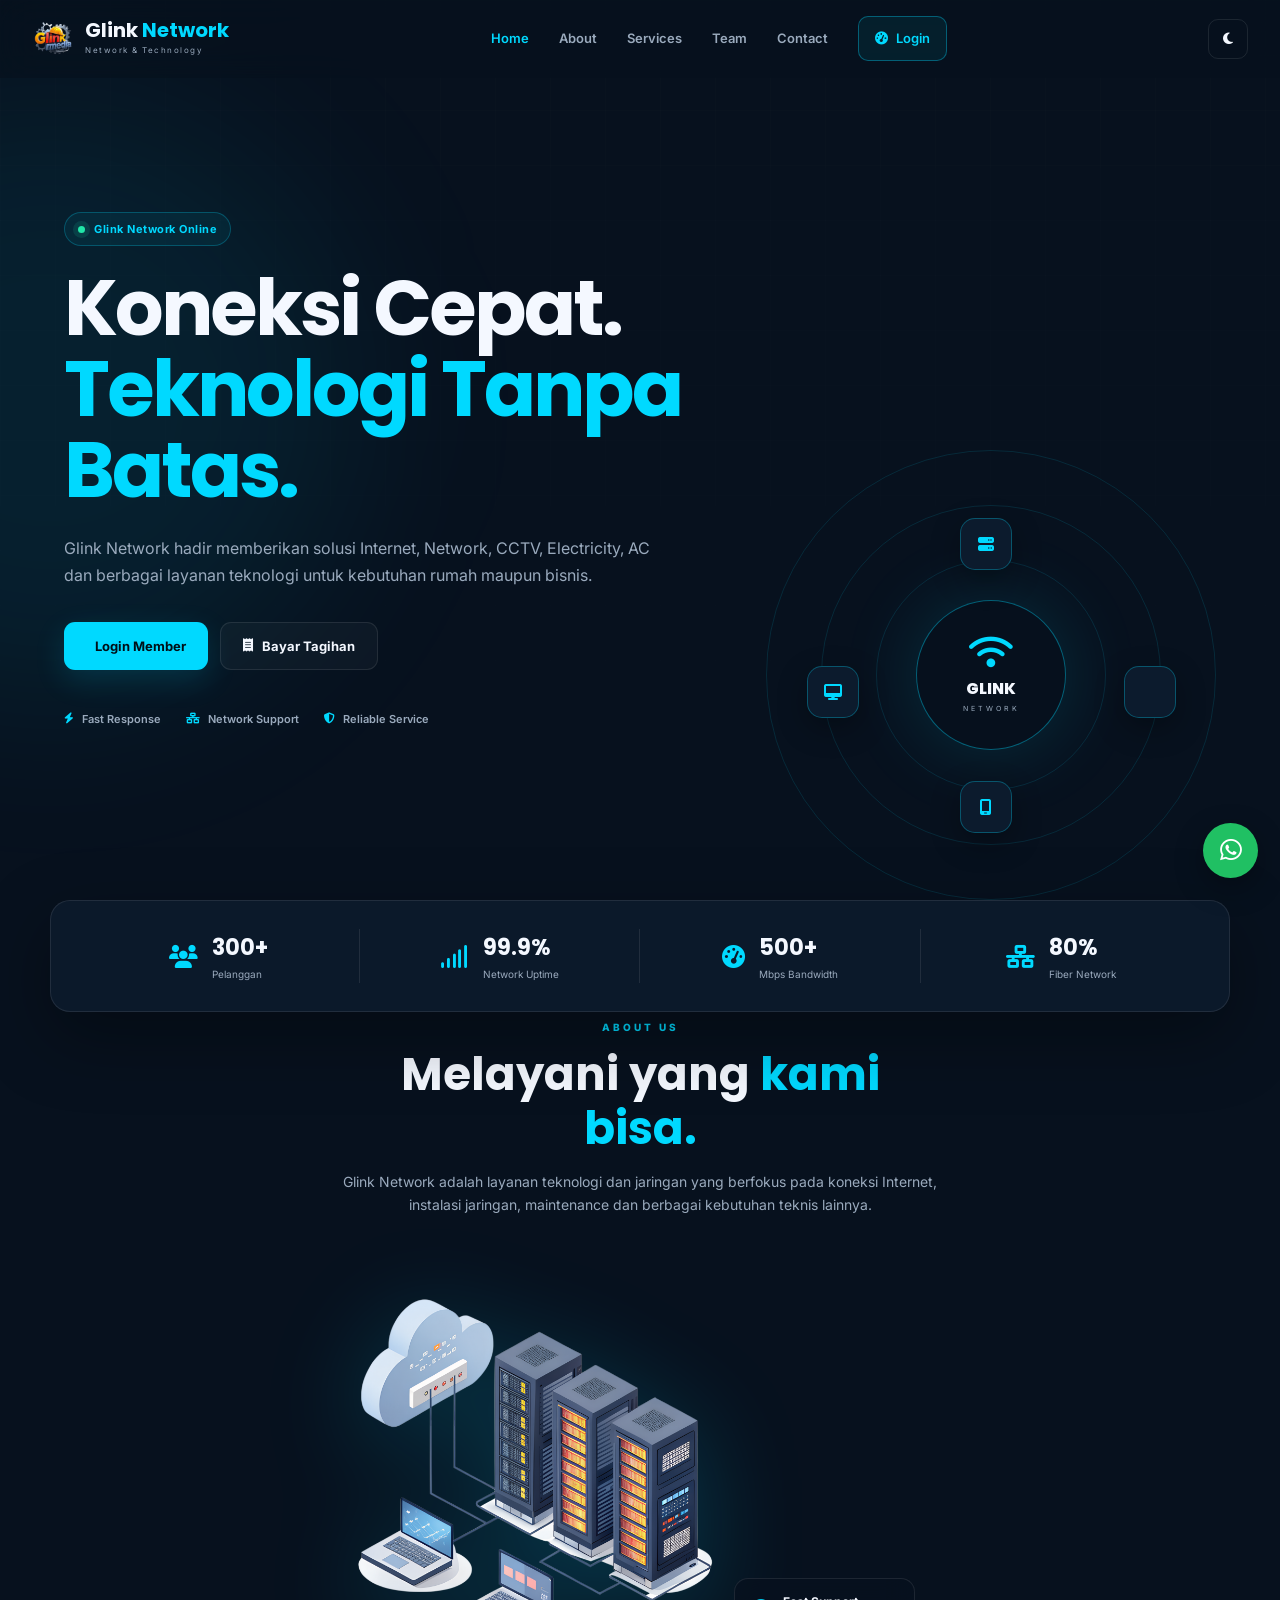
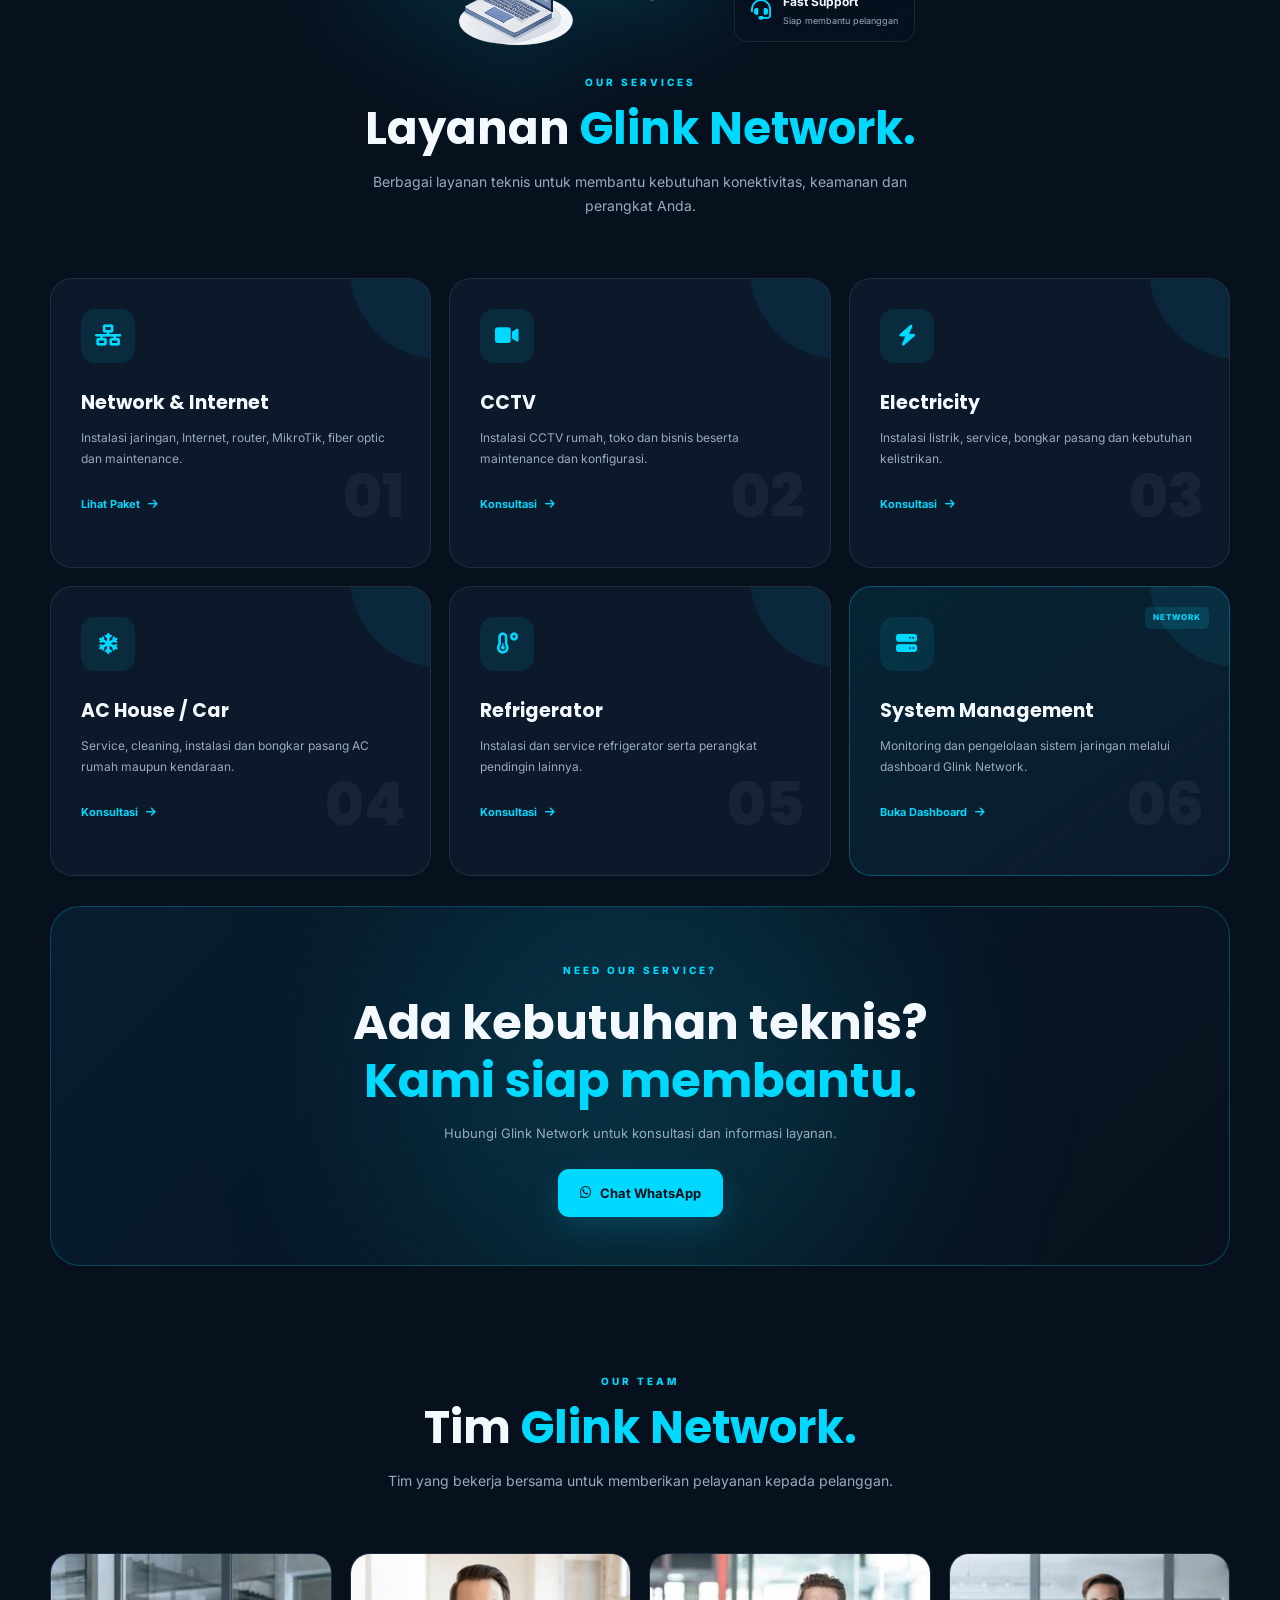
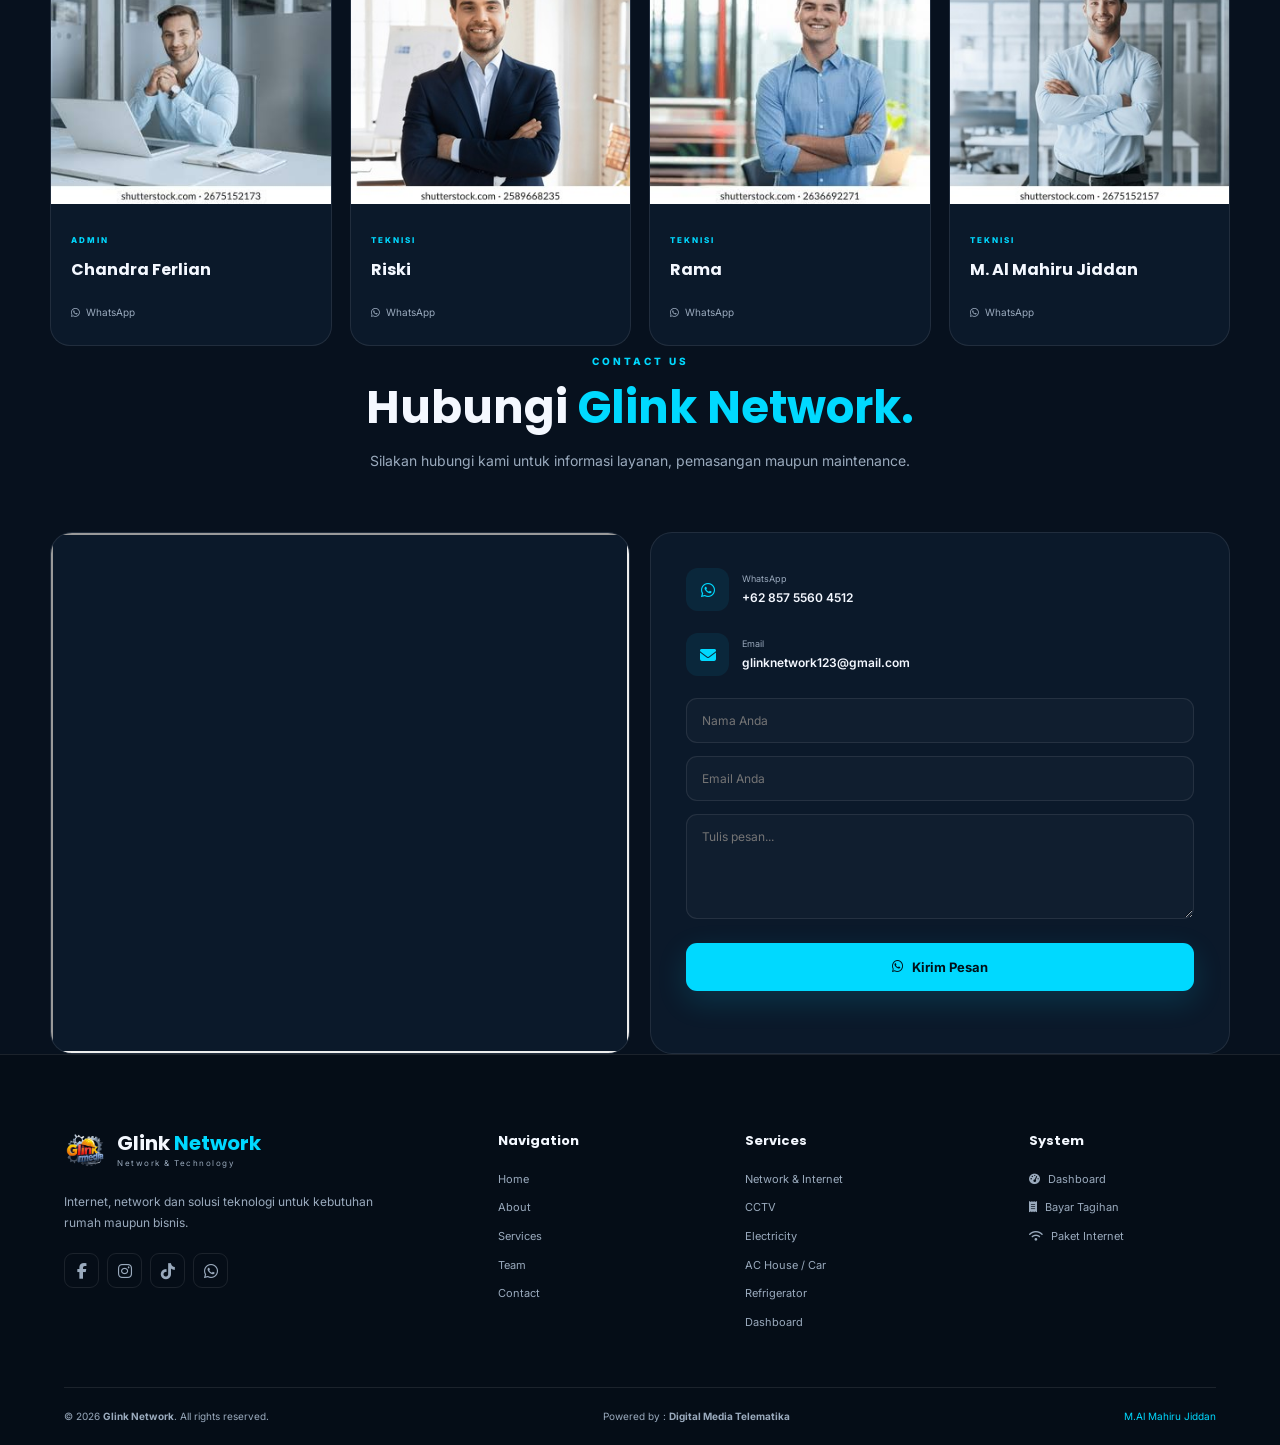
<file: index.html>
<!doctype html>
<html lang="id">
    <head>
        <meta charset="UTF-8" />
        <meta name="viewport" content="width=device-width, initial-scale=1.0" />
        <meta name="theme-color" content="#07111e" />
        <meta
            name="description"
            content="Glink Media - Internet, Network, CCTV, AC, Electricity dan berbagai layanan teknisi."
        />
        <meta name="author" content="Glink Media" />
        <title id="title">Glink Network | Network Solutions</title>
        <link rel="icon" href="assets/img/favicon.ico" />
        <link rel="stylesheet" href="assets/css/style.css" />
        <!-- Google Font -->
        <link rel="preconnect" href="https://fonts.googleapis.com" />
        <link rel="preconnect" href="https://fonts.gstatic.com" crossorigin />
        <link
            href="https://fonts.googleapis.com/css2?family=Inter:wght@400;500;600;700;800&family=Poppins:wght@500;600;700;800&display=swap"
            rel="stylesheet"
        />
        <!-- Icons -->
        <link
            rel="stylesheet"
            href="https://cdnjs.cloudflare.com/ajax/libs/font-awesome/6.5.2/css/all.min.css"
        />
        <!-- AOS -->
        <link
            rel="stylesheet"
            href="https://unpkg.com/aos@2.3.1/dist/aos.css"
        />
    </head>
    <body>
        <!-- ================= PRELOADER ================= -->
        <div id="preloader">
            <div class="loader">
                <div class="loader-logo">G</div>
                <span>GLINK NETWORK</span>
            </div>
        </div>
        <!-- ================= NAVBAR ================= -->
        <header class="navbar" id="navbar">
            <a href="#home" class="brand">
                <img src="assets/img/favicon.ico" alt="Glink Media" />
                <div>
                    <strong>Glink<span> Network</span></strong>
                    <small>Network & Technology</small>
                </div>
            </a>
            <nav class="nav-menu" id="nav-menu">
                <a href="#home" class="active">Home</a>
                <a href="#about">About</a>
                <a href="#services">Services</a>
                <a href="#team">Team</a>
                <a href="#contact">Contact</a>
                <a href="login.html" class="nav-dashboard">
                    <i class="fa-solid fa-gauge-high"></i>
                    Login
                </a>
            </nav>
            <div class="nav-actions">
                <button
                    class="theme-btn"
                    id="theme-toggle"
                    aria-label="Ganti tema"
                >
                    <i class="fa-solid fa-moon"></i>
                </button>
                <button class="menu-btn" id="menu-toggle" aria-label="Menu">
                    <i class="fa-solid fa-bars"></i>
                </button>
            </div>
        </header>
        <!-- ================= HERO ================= -->
        <section class="hero" id="home">
            <div class="hero-grid"></div>
            <div class="hero-content">
                <div class="hero-badge" data-aos="fade-up">
                    <span class="pulse"></span>
                    Glink Network Online
                </div>
                <h1 data-aos="fade-up" data-aos-delay="100">
                    Koneksi Cepat.
                    <br />
                    <span>Teknologi Tanpa Batas.</span>
                </h1>
                <p data-aos="fade-up" data-aos-delay="200">
                    Glink Network hadir memberikan solusi Internet, Network,
                    CCTV, Electricity, AC dan berbagai layanan teknologi untuk
                    kebutuhan rumah maupun bisnis.
                </p>
                <div
                    class="hero-buttons"
                    data-aos="fade-up"
                    data-aos-delay="300"
                >
                    <a href="member/login.html" class="btn btn-primary">
                        <i class="fa-brands fa-member"></i>
                        Login Member
                    </a>
                    <a href="public/tagihan.html" class="btn btn-outline">
                        <i class="fa-solid fa-receipt"></i>
                        Bayar Tagihan
                    </a>
                </div>
                <div class="hero-info" data-aos="fade-up" data-aos-delay="400">
                    <div>
                        <i class="fa-solid fa-bolt"></i>
                        <span>Fast Response</span>
                    </div>
                    <div>
                        <i class="fa-solid fa-network-wired"></i>
                        <span>Network Support</span>
                    </div>
                    <div>
                        <i class="fa-solid fa-shield-halved"></i>
                        <span>Reliable Service</span>
                    </div>
                </div>
            </div>
            <!-- Network visual -->
            <div class="network-visual" data-aos="zoom-in" data-aos-delay="300">
                <div class="orbit orbit-1"></div>
                <div class="orbit orbit-2"></div>
                <div class="orbit orbit-3"></div>
                <div class="network-core">
                    <div class="core-glow"></div>
                    <i class="fa-solid fa-wifi"></i>
                    <span>GLINK</span>
                    <small>NETWORK</small>
                </div>
                <div class="network-node node-1">
                    <i class="fa-solid fa-server"></i>
                </div>
                <div class="network-node node-2">
                    <i class="fa-solid fa-router"></i>
                </div>
                <div class="network-node node-3">
                    <i class="fa-solid fa-mobile-screen"></i>
                </div>
                <div class="network-node node-4">
                    <i class="fa-solid fa-desktop"></i>
                </div>
            </div>
        </section>
        <!-- ================= STATS ================= -->
        <section class="stats">
            <div class="stats-container">
                <div class="stat">
                    <i class="fa-solid fa-users"></i>
                    <div>
                        <strong>300+</strong>
                        <span>Pelanggan</span>
                    </div>
                </div>
                <div class="stat">
                    <i class="fa-solid fa-signal"></i>
                    <div>
                        <strong>99.9%</strong>
                        <span>Network Uptime</span>
                    </div>
                </div>
                <div class="stat">
                    <i class="fa-solid fa-gauge-high"></i>
                    <div>
                        <strong>500+</strong>
                        <span>Mbps Bandwidth</span>
                    </div>
                </div>
                <div class="stat">
                    <i class="fa-solid fa-network-wired"></i>
                    <div>
                        <strong>80%</strong>
                        <span>Fiber Network</span>
                    </div>
                </div>
            </div>
        </section>
        <!-- ================= ABOUT ================= -->
        <section class="section about" id="about">
            <div class="section-heading" data-aos="fade-up">
                <span>ABOUT US</span>
                <h2>Melayani yang <b>kami bisa.</b></h2>
                <p>
                    Glink Network adalah layanan teknologi dan jaringan yang
                    berfokus pada koneksi Internet, instalasi jaringan,
                    maintenance dan berbagai kebutuhan teknis lainnya.
                </p>
            </div>
            <div class="about-grid">
                <div class="about-image" data-aos="fade-right">
                    <img src="assets/img/logo-home.png" alt="Glink Media" />
                    <div class="experience-card">
                        <i class="fa-solid fa-headset"></i>
                        <div>
                            <strong>Fast Support</strong>
                            <span>Siap membantu pelanggan</span>
                        </div>
                    </div>
                </div>
            </div>
        </section>
        <!-- ================= SERVICES ================= -->
        <section class="section services" id="services">
            <div class="section-heading" data-aos="fade-up">
                <span>OUR SERVICES</span>
                <h2>Layanan <b>Glink Network.</b></h2>
                <p>
                    Berbagai layanan teknis untuk membantu kebutuhan
                    konektivitas, keamanan dan perangkat Anda.
                </p>
            </div>
            <div class="services-grid">
                <article class="service-card" data-aos="fade-up">
                    <div class="service-icon">
                        <i class="fa-solid fa-network-wired"></i>
                    </div>
                    <span class="service-number">01</span>
                    <h3>Network & Internet</h3>
                    <p>
                        Instalasi jaringan, Internet, router, MikroTik, fiber
                        optic dan maintenance.
                    </p>
                    <a href="public/profile-internet.html">
                        Lihat Paket
                        <i class="fa-solid fa-arrow-right"></i>
                    </a>
                </article>
                <article
                    class="service-card"
                    data-aos="fade-up"
                    data-aos-delay="100"
                >
                    <div class="service-icon">
                        <i class="fa-solid fa-video"></i>
                    </div>
                    <span class="service-number">02</span>
                    <h3>CCTV</h3>
                    <p>
                        Instalasi CCTV rumah, toko dan bisnis beserta
                        maintenance dan konfigurasi.
                    </p>
                    <a href="#contact">
                        Konsultasi
                        <i class="fa-solid fa-arrow-right"></i>
                    </a>
                </article>
                <article
                    class="service-card"
                    data-aos="fade-up"
                    data-aos-delay="200"
                >
                    <div class="service-icon">
                        <i class="fa-solid fa-bolt"></i>
                    </div>
                    <span class="service-number">03</span>
                    <h3>Electricity</h3>
                    <p>
                        Instalasi listrik, service, bongkar pasang dan kebutuhan
                        kelistrikan.
                    </p>
                    <a href="#contact">
                        Konsultasi
                        <i class="fa-solid fa-arrow-right"></i>
                    </a>
                </article>
                <article class="service-card" data-aos="fade-up">
                    <div class="service-icon">
                        <i class="fa-solid fa-snowflake"></i>
                    </div>
                    <span class="service-number">04</span>
                    <h3>AC House / Car</h3>
                    <p>
                        Service, cleaning, instalasi dan bongkar pasang AC rumah
                        maupun kendaraan.
                    </p>
                    <a href="#contact">
                        Konsultasi
                        <i class="fa-solid fa-arrow-right"></i>
                    </a>
                </article>
                <article
                    class="service-card"
                    data-aos="fade-up"
                    data-aos-delay="100"
                >
                    <div class="service-icon">
                        <i class="fa-solid fa-temperature-low"></i>
                    </div>
                    <span class="service-number">05</span>
                    <h3>Refrigerator</h3>
                    <p>
                        Instalasi dan service refrigerator serta perangkat
                        pendingin lainnya.
                    </p>
                    <a href="#contact">
                        Konsultasi
                        <i class="fa-solid fa-arrow-right"></i>
                    </a>
                </article>
                <article
                    class="service-card featured"
                    data-aos="fade-up"
                    data-aos-delay="200"
                >
                    <div class="featured-label">NETWORK</div>
                    <div class="service-icon">
                        <i class="fa-solid fa-server"></i>
                    </div>
                    <span class="service-number">06</span>
                    <h3>System Management</h3>
                    <p>
                        Monitoring dan pengelolaan sistem jaringan melalui
                        dashboard Glink Network.
                    </p>
                    <a href="login.html">
                        Buka Dashboard
                        <i class="fa-solid fa-arrow-right"></i>
                    </a>
                </article>
            </div>
        </section>

        <!-- ================= CTA ================= -->
        <section class="cta">
            <div class="cta-bg"></div>
            <div class="cta-content" data-aos="zoom-in">
                <span>NEED OUR SERVICE?</span>
                <h2>
                    Ada kebutuhan teknis?
                    <br />
                    <b>Kami siap membantu.</b>
                </h2>
                <p>
                    Hubungi Glink Network untuk konsultasi dan informasi
                    layanan.
                </p>
                <a
                    href="https://wa.me/6285755604512?text=Halo%20Glink%20Media%2C%20saya%20ingin%20konsultasi."
                    target="_blank"
                    rel="noopener"
                    class="btn btn-primary"
                >
                    <i class="fa-brands fa-whatsapp"></i>
                    Chat WhatsApp
                </a>
            </div>
        </section>
        <!-- ================= TEAM ================= -->
        <section class="section team" id="team">
            <div class="section-heading" data-aos="fade-up">
                <span>OUR TEAM</span>
                <h2>Tim <b>Glink Network.</b></h2>
                <p>
                    Tim yang bekerja bersama untuk memberikan pelayanan kepada
                    pelanggan.
                </p>
            </div>
            <div class="team-grid">
                <div class="team-card" data-aos="fade-up">
                    <div class="team-photo profile-1"></div>
                    <div class="team-info">
                        <span>ADMIN</span>
                        <h3>Chandra Ferlian</h3>
                        <a
                            href="https://wa.me/628122713554"
                            target="_blank"
                            rel="noopener"
                            class="team-wa"
                        >
                            <i class="fa-brands fa-whatsapp"></i>
                            WhatsApp
                        </a>
                    </div>
                </div>
                <div class="team-card" data-aos="fade-up" data-aos-delay="100">
                    <div class="team-photo profile-2"></div>
                    <div class="team-info">
                        <span>TEKNISI</span>
                        <h3>Riski</h3>
                        <a
                            href="https://wa.me/6281212857748"
                            target="_blank"
                            rel="noopener"
                            class="team-wa"
                        >
                            <i class="fa-brands fa-whatsapp"></i>
                            WhatsApp
                        </a>
                    </div>
                </div>
                <div class="team-card" data-aos="fade-up" data-aos-delay="200">
                    <div class="team-photo profile-3"></div>
                    <div class="team-info">
                        <span>TEKNISI</span>
                        <h3>Rama</h3>
                        <a
                            href="https://wa.me/6285899892661"
                            target="_blank"
                            rel="noopener"
                            class="team-wa"
                        >
                            <i class="fa-brands fa-whatsapp"></i>
                            WhatsApp
                        </a>
                    </div>
                </div>
                <div class="team-card" data-aos="fade-up" data-aos-delay="300">
                    <div class="team-photo profile-4"></div>
                    <div class="team-info">
                        <span>TEKNISI</span>
                        <h3>M. Al Mahiru Jiddan</h3>
                        <a
                            href="https://wa.me/6285755604512"
                            target="_blank"
                            rel="noopener"
                            class="team-wa"
                        >
                            <i class="fa-brands fa-whatsapp"></i>
                            WhatsApp
                        </a>
                    </div>
                </div>
            </div>
        </section>
        <!-- ================= CONTACT ================= -->
        <section class="section contact" id="contact">
            <div class="section-heading" data-aos="fade-up">
                <span>CONTACT US</span>
                <h2>Hubungi <b>Glink Network.</b></h2>
                <p>
                    Silakan hubungi kami untuk informasi layanan, pemasangan
                    maupun maintenance.
                </p>
            </div>
            <div class="contact-grid">
                <div class="map-card" data-aos="fade-right">
                    <iframe
                        src="https://www.google.com/maps/embed?pb=!1m14!1m8!1m3!1d7915.213546893582!2d112.2292069!3d-7.285502!3m2!1i1024!2i768!4f13.1!3m3!1m2!1s0x2e78210016872e1b%3A0x96eec9507f21cb72!2sGLINK.net!5e0!3m2!1sid!2sid!4v1780911820251!5m2!1sid!2sid"
                        loading="lazy"
                        allowfullscreen
                        referrerpolicy="no-referrer-when-downgrade"
                    >
                    </iframe>
                </div>
                <div class="contact-card" data-aos="fade-left">
                    <div class="contact-item">
                        <div class="contact-icon">
                            <i class="fa-brands fa-whatsapp"></i>
                        </div>
                        <div>
                            <span>WhatsApp</span>
                            <a href="https://wa.me/6285755604512">
                                +62 857 5560 4512
                            </a>
                        </div>
                    </div>
                    <div class="contact-item">
                        <div class="contact-icon">
                            <i class="fa-solid fa-envelope"></i>
                        </div>
                        <div>
                            <span>Email</span>
                            <a href="mailto:glinknetwork123@gmail.com">
                                glinknetwork123@gmail.com
                            </a>
                        </div>
                    </div>
                    <form id="contact-form">
                        <div class="input-group">
                            <input
                                type="text"
                                id="name-contact"
                                placeholder="Nama Anda"
                                required
                            />
                        </div>
                        <div class="input-group">
                            <input
                                type="email"
                                id="email-contact"
                                placeholder="Email Anda"
                                required
                            />
                        </div>
                        <div class="input-group">
                            <textarea
                                id="message-contact"
                                rows="5"
                                placeholder="Tulis pesan..."
                                required
                            ></textarea>
                        </div>
                        <button type="submit" class="btn btn-primary full">
                            <i class="fa-brands fa-whatsapp"></i>
                            Kirim Pesan
                        </button>
                    </form>
                </div>
            </div>
        </section>
        <!-- ================= FOOTER ================= -->
        <footer>
            <div class="footer-main">
                <div class="footer-brand">
                    <a href="#home" class="brand">
                        <img src="assets/img/favicon.ico" alt="Glink Media" />
                        <div>
                            <strong>Glink<span> Network</span></strong>
                            <small>Network & Technology</small>
                        </div>
                    </a>
                    <p>
                        Internet, network dan solusi teknologi untuk kebutuhan
                        rumah maupun bisnis.
                    </p>
                    <div class="socials">
                        <a href="#" aria-label="Facebook">
                            <i class="fa-brands fa-facebook-f"></i>
                        </a>
                        <a href="#" aria-label="Instagram">
                            <i class="fa-brands fa-instagram"></i>
                        </a>
                        <a href="#" aria-label="TikTok">
                            <i class="fa-brands fa-tiktok"></i>
                        </a>
                        <a
                            href="https://wa.me/6285755604512"
                            aria-label="WhatsApp"
                        >
                            <i class="fa-brands fa-whatsapp"></i>
                        </a>
                    </div>
                </div>

                <div class="footer-links">
                    <h3>Navigation</h3>
                    <a href="#home">Home</a>
                    <a href="#about">About</a>
                    <a href="#services">Services</a>
                    <a href="#team">Team</a>
                    <a href="#contact">Contact</a>
                </div>
                <div class="footer-links">
                    <h3>Services</h3>
                    <a href="#services">Network & Internet</a>
                    <a href="#services">CCTV</a>
                    <a href="#services">Electricity</a>
                    <a href="#services">AC House / Car</a>
                    <a href="#services">Refrigerator</a>
                    <a href="login.html">Dashboard</a>
                </div>
                <div class="footer-links">
                    <h3>System</h3>
                    <a href="dashboard.html">
                        <i class="fa-solid fa-gauge-high"></i>
                        Dashboard
                    </a>
                    <a href="public/tagihan.html">
                        <i class="fa-solid fa-receipt"></i>
                        Bayar Tagihan
                    </a>
                    <a href="public/profile-internet.html">
                        <i class="fa-solid fa-wifi"></i>
                        Paket Internet
                    </a>
                </div>
            </div>
            <div class="footer-bottom">
                <p>
                    © 2026 <strong>Glink Network</strong>. All rights reserved.
                </p>
                <p>Powered by : <strong>Digital Media Telematika</strong></p>
                <a href="https://linktr.ee/almahirujiddan">
                    M.Al Mahiru Jiddan
                </a>
            </div>
        </footer>
        <!-- ================= FLOATING BUTTONS ================= -->
        <a
            href="https://wa.me/6285755604512?text=Halo%20Glink%20Media"
            target="_blank"
            rel="noopener"
            class="floating-wa"
            aria-label="WhatsApp"
        >
            <i class="fa-brands fa-whatsapp"></i>
        </a>
        <a
            href="#home"
            class="back-top"
            id="back-top"
            aria-label="Kembali ke atas"
        >
            <i class="fa-solid fa-arrow-up"></i>
        </a>
        <!-- ================= SCRIPTS ================= -->
        <script src="https://unpkg.com/aos@2.3.1/dist/aos.js"></script>
        <script src="assets/js/script.js"></script>
    </body>
</html>
</file>
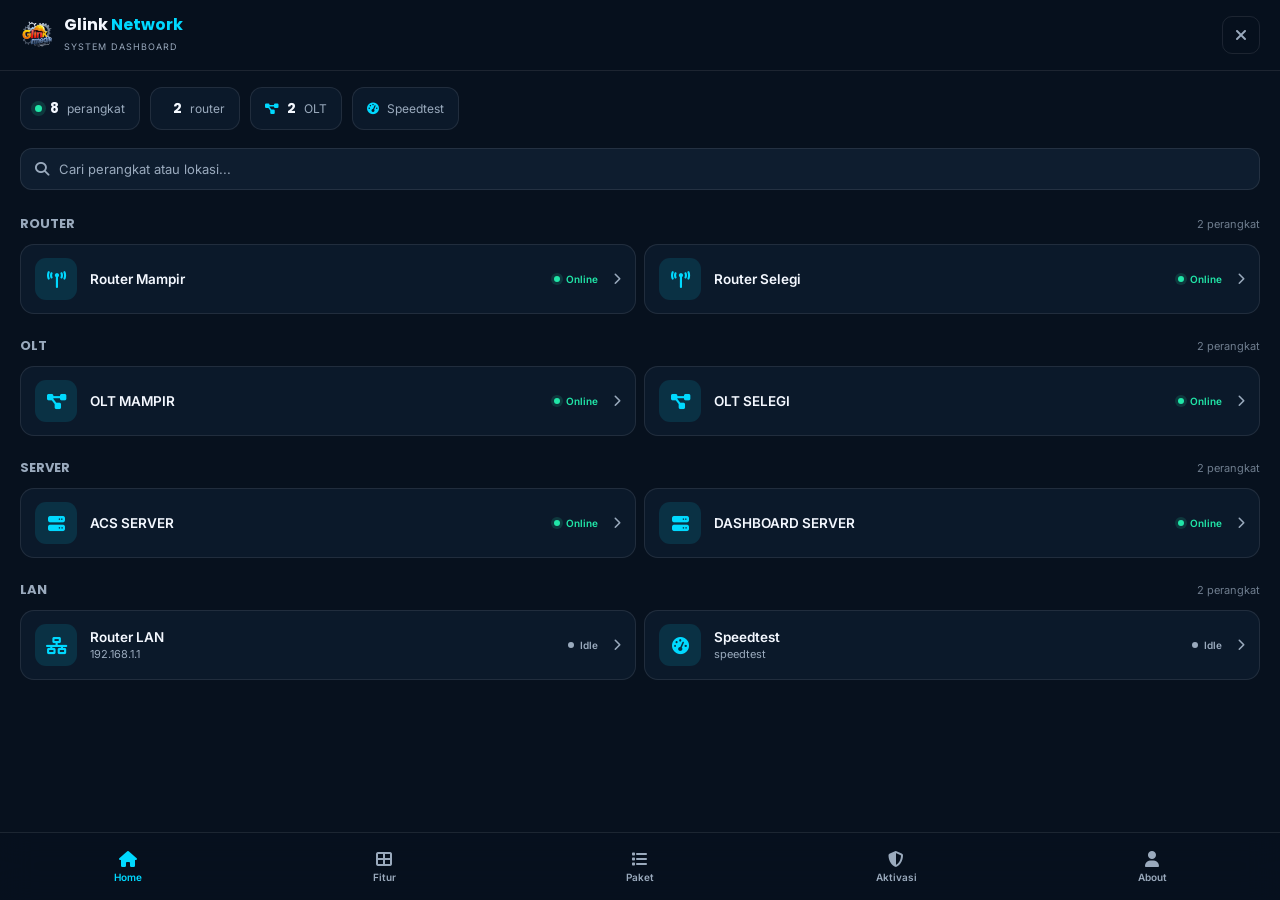
<file: dashboard.html>
<!doctype html>
<html lang="id">
    <head>
        <meta charset="UTF-8" />
        <meta
            name="viewport"
            content="width=device-width, initial-scale=1.0, viewport-fit=cover"
        />
        <meta name="theme-color" content="#07111e" />
        <title id="title">Dashboard | Glink Network</title>
        <link rel="icon" href="assets/img/favicon.ico" />
        <link rel="preconnect" href="https://fonts.googleapis.com" />
        <link rel="preconnect" href="https://fonts.gstatic.com" crossorigin />
        <link
            href="https://fonts.googleapis.com/css2?family=Inter:wght@400;500;600;700&family=Poppins:wght@600;700;800&display=swap"
            rel="stylesheet"
        />
        <link
            rel="stylesheet"
            href="https://cdnjs.cloudflare.com/ajax/libs/font-awesome/6.5.2/css/all.min.css"
        />
        <style>
            :root {
                --bg: #07111e;
                --bg-soft: #0b1726;
                --card: rgba(14, 29, 47, 0.75);
                --card-solid: #0e1d2f;
                --text: #f4f8ff;
                --text-soft: #9aaabd;
                --primary: #00d9ff;
                --primary-dim: rgba(0, 217, 255, 0.12);
                --border: rgba(255, 255, 255, 0.09);
                --good: #21e6a8;
                --tabbar-h: 68px;
            }
            * {
                margin: 0;
                padding: 0;
                box-sizing: border-box;
            }
            html,
            body {
                overflow-x: hidden;
                width: 100%;
            }
            body {
                background: var(--bg);
                color: var(--text);
                font-family: "Inter", sans-serif;
                padding-bottom: calc(
                    var(--tabbar-h) + env(safe-area-inset-bottom, 0px)
                );
                padding-top: env(safe-area-inset-top, 0px);
            }
            a {
                color: inherit;
                text-decoration: none;
            }

            /* ============ HEADER ============ */
            .header {
                position: sticky;
                top: env(safe-area-inset-top, 0px);
                z-index: 50;
                display: flex;
                align-items: center;
                justify-content: space-between;
                padding: 16px 20px;
                background: rgba(7, 17, 30, 0.75);
                backdrop-filter: blur(16px);
                -webkit-backdrop-filter: blur(16px);
                border-bottom: 1px solid var(--border);
            }
            .header-brand {
                display: flex;
                align-items: center;
                gap: 10px;
            }
            .header-brand img {
                width: 34px;
                height: 34px;
                border-radius: 9px;
            }
            .header-brand strong {
                font-family: "Poppins";
                font-size: 16px;
                display: block;
                line-height: 1.1;
            }
            .header-brand strong span {
                color: var(--primary);
            }
            .header-brand small {
                color: var(--text-soft);
                font-size: 9px;
                letter-spacing: 1px;
            }
            .header-close {
                width: 38px;
                height: 38px;
                display: grid;
                place-items: center;
                border: 1px solid var(--border);
                border-radius: 10px;
                color: var(--text-soft);
                transition: 0.2s;
            }
            .header-close:active {
                border-color: var(--primary);
                color: var(--primary);
            }

            /* ============ SUMMARY STRIP ============ */
            .summary {
                display: flex;
                gap: 10px;
                padding: 16px 20px 4px;
                overflow-x: auto;
                scrollbar-width: none;
            }
            .summary::-webkit-scrollbar {
                display: none;
            }
            .summary-chip {
                flex: 0 0 auto;
                display: flex;
                align-items: center;
                gap: 8px;
                padding: 10px 14px;
                border: 1px solid var(--border);
                border-radius: 12px;
                background: var(--card);
                font-size: 12px;
                color: var(--text-soft);
                white-space: nowrap;
            }
            .summary-chip strong {
                color: var(--text);
                font-family: "Poppins";
                font-size: 14px;
            }
            .summary-chip .dot {
                width: 7px;
                height: 7px;
                border-radius: 50%;
                background: var(--good);
                box-shadow: 0 0 0 4px rgba(33, 230, 168, 0.15);
            }

            /* ============ SEARCH ============ */
            .search-wrap {
                padding: 14px 20px 6px;
            }
            .search-box {
                display: flex;
                align-items: center;
                gap: 10px;
                padding: 12px 14px;
                border: 1px solid var(--border);
                border-radius: 12px;
                background: var(--card-solid);
            }
            .search-box i {
                color: var(--text-soft);
                font-size: 14px;
            }
            .search-box input {
                flex: 1;
                background: none;
                border: none;
                outline: none;
                color: var(--text);
                font-size: 13px;
                font-family: inherit;
            }
            .search-box input::placeholder {
                color: var(--text-soft);
            }

            /* ============ GROUPS ============ */
            .group {
                padding: 18px 20px 4px;
            }
            .group-title {
                display: flex;
                align-items: center;
                justify-content: space-between;
                margin-bottom: 10px;
            }
            .group-title h2 {
                font-family: "Poppins";
                font-size: 13px;
                font-weight: 700;
                color: var(--text-soft);
            }
            .group-title span {
                font-size: 11px;
                color: var(--text-soft);
                opacity: 0.7;
            }

            .device-list {
                display: flex;
                flex-direction: column;
                gap: 8px;
            }
            .device {
                display: flex;
                align-items: center;
                gap: 13px;
                padding: 13px 14px;
                border: 1px solid var(--border);
                border-radius: 14px;
                background: var(--card);
                transition: 0.2s;
            }
            .device:active {
                border-color: rgba(0, 217, 255, 0.35);
                background: rgba(0, 217, 255, 0.05);
            }
            .device-icon {
                width: 42px;
                height: 42px;
                flex: 0 0 auto;
                display: grid;
                place-items: center;
                border-radius: 11px;
                background: var(--primary-dim);
                color: var(--primary);
                font-size: 17px;
            }
            .device-body {
                flex: 1;
                min-width: 0;
            }
            .device-body strong {
                display: block;
                font-size: 13.5px;
                font-weight: 600;
            }
            .device-body span {
                display: block;
                margin-top: 2px;
                font-size: 11px;
                color: var(--text-soft);
                white-space: nowrap;
                overflow: hidden;
                text-overflow: ellipsis;
            }
            .device-status {
                flex: 0 0 auto;
                display: flex;
                align-items: center;
                gap: 6px;
                font-size: 10px;
                color: var(--good);
                font-weight: 600;
            }
            .device-status .dot {
                width: 6px;
                height: 6px;
                border-radius: 50%;
                background: var(--good);
                box-shadow: 0 0 0 3px rgba(33, 230, 168, 0.15);
            }
            .device-chevron {
                color: var(--text-soft);
                font-size: 12px;
                margin-left: 2px;
            }

            .device.is-add {
                justify-content: center;
                color: var(--text-soft);
                border-style: dashed;
            }
            .device.is-add .device-icon {
                background: transparent;
                border: 1px dashed var(--border);
                color: var(--text-soft);
            }
            .device.is-add strong {
                font-weight: 500;
                font-size: 13px;
            }

            .empty-state {
                text-align: center;
                padding: 50px 20px;
                color: var(--text-soft);
                font-size: 13px;
                display: none;
            }
            .empty-state i {
                font-size: 26px;
                color: var(--primary);
                margin-bottom: 10px;
                display: block;
            }

            /* ============ BOTTOM TABBAR ============ */
            .tabbar {
                position: fixed;
                left: 0;
                right: 0;
                bottom: 0;
                z-index: 60;
                height: calc(
                    var(--tabbar-h) + env(safe-area-inset-bottom, 0px)
                );
                padding-bottom: env(safe-area-inset-bottom, 0px);
                display: flex;
                background: rgba(7, 17, 30, 0.9);
                backdrop-filter: blur(16px);
                -webkit-backdrop-filter: blur(16px);
                border-top: 1px solid var(--border);
            }
            .tab-link {
                flex: 1;
                display: flex;
                flex-direction: column;
                align-items: center;
                justify-content: center;
                gap: 4px;
                color: var(--text-soft);
                font-size: 10px;
                font-weight: 600;
            }
            .tab-link i {
                font-size: 16px;
            }
            .tab-link.active {
                color: var(--primary);
            }

            @media (min-width: 560px) {
                .device-list {
                    display: grid;
                    grid-template-columns: 1fr 1fr;
                }
            }
        </style>
    </head>
    <body>
        <!-- ================= HEADER ================= -->
        <header class="header">
            <a href="index.html" class="header-brand">
                <img src="assets/img/favicon.ico" alt="Glink Media" />
                <div>
                    <strong>Glink<span> Network</span></strong>
                    <small>SYSTEM DASHBOARD</small>
                </div>
            </a>
            <a
                href="index.html"
                class="header-close"
                aria-label="Tutup dashboard"
            >
                <i class="fa-solid fa-xmark"></i>
            </a>
        </header>

        <!-- ================= SUMMARY ================= -->
        <div class="summary">
            <div class="summary-chip">
                <span class="dot"></span>
                <strong id="count-total">0</strong> perangkat
            </div>
            <div class="summary-chip">
                <i class="fa-solid fa-router" style="color: var(--primary)"></i>
                <strong>2</strong> router
            </div>
            <div class="summary-chip">
                <i
                    class="fa-solid fa-diagram-project"
                    style="color: var(--primary)"
                ></i>
                <strong>2</strong> OLT
            </div>
            <div class="summary-chip">
                <i
                    class="fa-solid fa-gauge-high"
                    style="color: var(--primary)"
                ></i>
                Speedtest
            </div>
        </div>

        <!-- ================= SEARCH ================= -->
        <div class="search-wrap">
            <div class="search-box">
                <i class="fa-solid fa-magnifying-glass"></i>
                <input
                    id="device-search"
                    type="search"
                    placeholder="Cari perangkat atau lokasi..."
                />
            </div>
        </div>

        <!-- ================= ROUTER ================= -->
        <div class="group" data-group>
            <div class="group-title">
                <h2>ROUTER</h2>
                <span>2 perangkat</span>
            </div>
            <div class="device-list">
                <a
                    href="http://103.158.210.14:8080/graphs/iface/sfp/"
                    target="_blank"
                    rel="noopener"
                    class="device"
                    data-name="router mampir"
                >
                    <div class="device-icon">
                        <i class="fa-solid fa-tower-broadcast"></i>
                    </div>
                    <div class="device-body">
                        <strong>Router Mampir</strong>
                        <!--span>103.158.210.14</span-->
                    </div>
                    <div class="device-status">
                        <span class="dot"></span>Online
                    </div>
                    <i class="fa-solid fa-chevron-right device-chevron"></i>
                </a>

                <a
                    href="http://103.158.210.11:88/graphs/iface/502%20%2D%20Vlan%20Metro/"
                    target="_blank"
                    rel="noopener"
                    class="device"
                    data-name="router selegi"
                >
                    <div class="device-icon">
                        <i class="fa-solid fa-tower-broadcast"></i>
                    </div>
                    <div class="device-body">
                        <strong>Router Selegi</strong>
                        <!--span>103.158.210.11</span-->
                    </div>
                    <div class="device-status">
                        <span class="dot"></span>Online
                    </div>
                    <i class="fa-solid fa-chevron-right device-chevron"></i>
                </a>
            </div>
        </div>

        <!-- ================= OLT ================= -->
        <div class="group" data-group>
            <div class="group-title">
                <h2>OLT</h2>
                <span>2 perangkat</span>
            </div>
            <div class="device-list">
                <a
                    href="http://103.158.210.14:8384"
                    target="_blank"
                    rel="noopener"
                    class="device"
                    data-name="olt mampir"
                >
                    <div class="device-icon">
                        <i class="fa-solid fa-diagram-project"></i>
                    </div>
                    <div class="device-body">
                        <strong>OLT MAMPIR</strong>
                        <!--span>103.158.210.14</span-->
                    </div>
                    <div class="device-status">
                        <span class="dot"></span>Online
                    </div>
                    <i class="fa-solid fa-chevron-right device-chevron"></i>
                </a>
                <a
                    href="http://103.158.210.11:8283"
                    target="_blank"
                    rel="noopener"
                    class="device"
                    data-name="olt selegi"
                >
                    <div class="device-icon">
                        <i class="fa-solid fa-diagram-project"></i>
                    </div>
                    <div class="device-body">
                        <strong>OLT SELEGI</strong>
                        <!--span>103.158.210.11</span-->
                    </div>
                    <div class="device-status">
                        <span class="dot"></span>Online
                    </div>
                    <i class="fa-solid fa-chevron-right device-chevron"></i>
                </a>
            </div>
        </div>

        <!-- ================= ACS ================= -->
        <div class="group" data-group>
            <div class="group-title">
                <h2>SERVER</h2>
                <span>2 perangkat</span>
            </div>
            <div class="device-list">
                <a
                    href="http://103.158.210.11:3003"
                    class="device"
                    data-name="acs server"
                >
                    <div class="device-icon">
                        <i class="fa-solid fa-server"></i>
                    </div>
                    <div class="device-body">
                        <strong>ACS SERVER</strong>
                        <!--span>103.158.210.11</span-->
                    </div>
                    <div class="device-status">
                        <span class="dot"></span>Online
                    </div>
                    <i class="fa-solid fa-chevron-right device-chevron"></i>
                </a>

                <a
                    href="http://103.158.210.11:8088"
                    class="device"
                    data-name="dashboard server"
                >
                    <div class="device-icon">
                        <i class="fa-solid fa-server"></i>
                    </div>
                    <div class="device-body">
                        <strong>DASHBOARD SERVER</strong>
                        <!--span>103.158.210.11</span-->
                    </div>
                    <div class="device-status">
                        <span class="dot"></span>Online
                    </div>
                    <i class="fa-solid fa-chevron-right device-chevron"></i>
                </a>
            </div>
        </div>
        <!-- ================= LAN ================= -->
        <div class="group" data-group>
            <div class="group-title">
                <h2>LAN</h2>
                <span>2 perangkat</span>
            </div>
            <div class="device-list">
                <a
                    href="http://192.168.1.1"
                    target="_blank"
                    rel="noopener"
                    class="device"
                    data-name="router lan"
                >
                    <div class="device-icon">
                        <i class="fa-solid fa-network-wired"></i>
                    </div>
                    <div class="device-body">
                        <strong>Router LAN</strong>
                        <span>192.168.1.1</span>
                    </div>
                    <div class="device-status" style="color: var(--text-soft)">
                        <span
                            class="dot"
                            style="
                                background: var(--text-soft);
                                box-shadow: none;
                            "
                        ></span
                        >Idle
                    </div>
                    <i class="fa-solid fa-chevron-right device-chevron"></i>
                </a>

                <a
                    href="https://www.speedtest.net/id"
                    target="_blank"
                    rel="noopener"
                    class="device"
                    data-name="speedtest"
                >
                    <div class="device-icon">
                        <i class="fa-solid fa-gauge-high"></i>
                    </div>
                    <div class="device-body">
                        <strong>Speedtest</strong>
                        <span>speedtest</span>
                    </div>
                    <div class="device-status" style="color: var(--text-soft)">
                        <span
                            class="dot"
                            style="
                                background: var(--text-soft);
                                box-shadow: none;
                            "
                        ></span
                        >Idle
                    </div>
                    <i class="fa-solid fa-chevron-right device-chevron"></i>
                </a>
            </div>
        </div>

        <div class="empty-state" id="empty-state">
            <i class="fa-solid fa-magnifying-glass"></i>
            Perangkat tidak ditemukan
        </div>

        <!-- ================= TABBAR ================= -->
        <nav class="tabbar">
            <a href="dashboard.html" class="tab-link active"
                ><i class="fa-solid fa-house"></i>Home</a
            >
            <a href="fitur.html" class="tab-link"
                ><i class="fa-solid fa-table-cells-large"></i>Fitur</a
            >
            <a href="paket.html" class="tab-link"
                ><i class="fa-solid fa-list"></i>Paket</a
            >
            <a href="aktivasi.html" class="tab-link"
                ><i class="fa-solid fa-shield-halved"></i>Aktivasi</a
            >
            <a href="about.html" class="tab-link"
                ><i class="fa-solid fa-user"></i>About</a
            >
        </nav>

        <script>
            // Hitung total perangkat sungguhan (kecuali tombol "tambah")
            const allDevices = document.querySelectorAll(
                ".device:not(.is-add)"
            );
            document.getElementById("count-total").textContent =
                allDevices.length;

            // Pencarian sederhana: filter per-device, sembunyikan grup yang kosong
            const searchInput = document.getElementById("device-search");
            const groups = document.querySelectorAll("[data-group]");
            const emptyState = document.getElementById("empty-state");

            searchInput.addEventListener("input", () => {
                const query = searchInput.value.trim().toLowerCase();
                let visibleCount = 0;

                groups.forEach(group => {
                    let groupHasMatch = false;
                    group.querySelectorAll(".device").forEach(device => {
                        const name = device.dataset.name || "";
                        const match = !query || name.includes(query);
                        device.style.display = match ? "flex" : "none";
                        if (match && !device.classList.contains("is-add"))
                            groupHasMatch = true;
                        if (match) visibleCount++;
                    });
                    group.style.display =
                        groupHasMatch || !query ? "block" : "none";
                });

                emptyState.style.display =
                    query && visibleCount === 0 ? "block" : "none";
            });
        </script>
    </body>
</html>
</file>
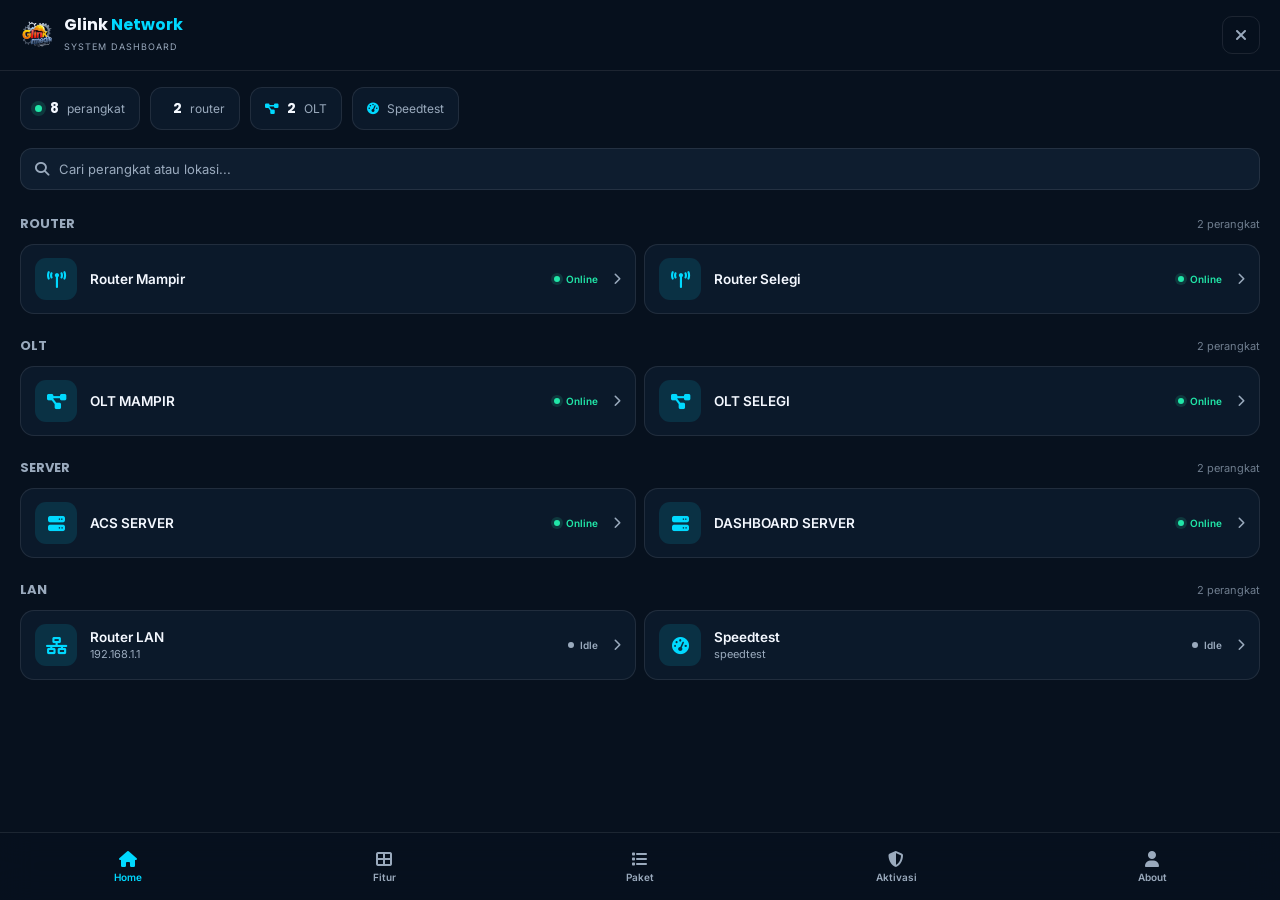
<file: dashboard2.html>
<!doctype html>
<html lang="id">
    <head>
        <meta charset="UTF-8" />
        <meta
            name="viewport"
            content="width=device-width, initial-scale=1.0, viewport-fit=cover"
        />
        <meta name="theme-color" content="#07111e" />
        <title>Dashboard | Glink Network</title>
        <link rel="icon" href="assets/img/favicon.ico" />
        <link rel="preconnect" href="https://fonts.googleapis.com" />
        <link rel="preconnect" href="https://fonts.gstatic.com" crossorigin />
        <link
            href="https://fonts.googleapis.com/css2?family=Inter:wght@400;500;600;700&family=Poppins:wght@600;700;800&display=swap"
            rel="stylesheet"
        />
        <link
            rel="stylesheet"
            href="https://cdnjs.cloudflare.com/ajax/libs/font-awesome/6.5.2/css/all.min.css"
        />
        <style>
            :root {
                --bg: #07111e;
                --bg-soft: #0b1726;
                --card: rgba(14, 29, 47, 0.75);
                --card-solid: #0e1d2f;
                --text: #f4f8ff;
                --text-soft: #9aaabd;
                --primary: #00d9ff;
                --primary-dim: rgba(0, 217, 255, 0.12);
                --border: rgba(255, 255, 255, 0.09);
                --good: #21e6a8;
                --tabbar-h: 68px;
            }
            * {
                margin: 0;
                padding: 0;
                box-sizing: border-box;
            }
            html,
            body {
                overflow-x: hidden;
                width: 100%;
            }
            body {
                background: var(--bg);
                color: var(--text);
                font-family: "Inter", sans-serif;
                padding-bottom: calc(
                    var(--tabbar-h) + env(safe-area-inset-bottom, 0px)
                );
                padding-top: env(safe-area-inset-top, 0px);
            }
            a {
                color: inherit;
                text-decoration: none;
            }

            /* ============ HEADER ============ */
            .header {
                position: sticky;
                top: env(safe-area-inset-top, 0px);
                z-index: 50;
                display: flex;
                align-items: center;
                justify-content: space-between;
                padding: 16px 20px;
                background: rgba(7, 17, 30, 0.75);
                backdrop-filter: blur(16px);
                -webkit-backdrop-filter: blur(16px);
                border-bottom: 1px solid var(--border);
            }
            .header-brand {
                display: flex;
                align-items: center;
                gap: 10px;
            }
            .header-brand img {
                width: 34px;
                height: 34px;
                border-radius: 9px;
            }
            .header-brand strong {
                font-family: "Poppins";
                font-size: 16px;
                display: block;
                line-height: 1.1;
            }
            .header-brand strong span {
                color: var(--primary);
            }
            .header-brand small {
                color: var(--text-soft);
                font-size: 9px;
                letter-spacing: 1px;
            }
            .header-close {
                width: 38px;
                height: 38px;
                display: grid;
                place-items: center;
                border: 1px solid var(--border);
                border-radius: 10px;
                color: var(--text-soft);
                transition: 0.2s;
            }
            .header-close:active {
                border-color: var(--primary);
                color: var(--primary);
            }

            /* ============ SUMMARY STRIP ============ */
            .summary {
                display: flex;
                gap: 10px;
                padding: 16px 20px 4px;
                overflow-x: auto;
                scrollbar-width: none;
            }
            .summary::-webkit-scrollbar {
                display: none;
            }
            .summary-chip {
                flex: 0 0 auto;
                display: flex;
                align-items: center;
                gap: 8px;
                padding: 10px 14px;
                border: 1px solid var(--border);
                border-radius: 12px;
                background: var(--card);
                font-size: 12px;
                color: var(--text-soft);
                white-space: nowrap;
            }
            .summary-chip strong {
                color: var(--text);
                font-family: "Poppins";
                font-size: 14px;
            }
            .summary-chip .dot {
                width: 7px;
                height: 7px;
                border-radius: 50%;
                background: var(--good);
                box-shadow: 0 0 0 4px rgba(33, 230, 168, 0.15);
            }

            /* ============ SEARCH ============ */
            .search-wrap {
                padding: 14px 20px 6px;
            }
            .search-box {
                display: flex;
                align-items: center;
                gap: 10px;
                padding: 12px 14px;
                border: 1px solid var(--border);
                border-radius: 12px;
                background: var(--card-solid);
            }
            .search-box i {
                color: var(--text-soft);
                font-size: 14px;
            }
            .search-box input {
                flex: 1;
                background: none;
                border: none;
                outline: none;
                color: var(--text);
                font-size: 13px;
                font-family: inherit;
            }
            .search-box input::placeholder {
                color: var(--text-soft);
            }

            /* ============ GROUPS ============ */
            .group {
                padding: 18px 20px 4px;
            }
            .group-title {
                display: flex;
                align-items: center;
                justify-content: space-between;
                margin-bottom: 10px;
            }
            .group-title h2 {
                font-family: "Poppins";
                font-size: 13px;
                font-weight: 700;
                color: var(--text-soft);
            }
            .group-title span {
                font-size: 11px;
                color: var(--text-soft);
                opacity: 0.7;
            }

            .device-list {
                display: flex;
                flex-direction: column;
                gap: 8px;
            }
            .device {
                display: flex;
                align-items: center;
                gap: 13px;
                padding: 13px 14px;
                border: 1px solid var(--border);
                border-radius: 14px;
                background: var(--card);
                transition: 0.2s;
            }
            .device:active {
                border-color: rgba(0, 217, 255, 0.35);
                background: rgba(0, 217, 255, 0.05);
            }
            .device-icon {
                width: 42px;
                height: 42px;
                flex: 0 0 auto;
                display: grid;
                place-items: center;
                border-radius: 11px;
                background: var(--primary-dim);
                color: var(--primary);
                font-size: 17px;
            }
            .device-body {
                flex: 1;
                min-width: 0;
            }
            .device-body strong {
                display: block;
                font-size: 13.5px;
                font-weight: 600;
            }
            .device-body span {
                display: block;
                margin-top: 2px;
                font-size: 11px;
                color: var(--text-soft);
                white-space: nowrap;
                overflow: hidden;
                text-overflow: ellipsis;
            }
            .device-status {
                flex: 0 0 auto;
                display: flex;
                align-items: center;
                gap: 6px;
                font-size: 10px;
                color: var(--good);
                font-weight: 600;
            }
            .device-status .dot {
                width: 6px;
                height: 6px;
                border-radius: 50%;
                background: var(--good);
                box-shadow: 0 0 0 3px rgba(33, 230, 168, 0.15);
            }
            .device-chevron {
                color: var(--text-soft);
                font-size: 12px;
                margin-left: 2px;
            }

            .device.is-add {
                justify-content: center;
                color: var(--text-soft);
                border-style: dashed;
            }
            .device.is-add .device-icon {
                background: transparent;
                border: 1px dashed var(--border);
                color: var(--text-soft);
            }
            .device.is-add strong {
                font-weight: 500;
                font-size: 13px;
            }

            .empty-state {
                text-align: center;
                padding: 50px 20px;
                color: var(--text-soft);
                font-size: 13px;
                display: none;
            }
            .empty-state i {
                font-size: 26px;
                color: var(--primary);
                margin-bottom: 10px;
                display: block;
            }

            /* ============ BOTTOM TABBAR ============ */
            .tabbar {
                position: fixed;
                left: 0;
                right: 0;
                bottom: 0;
                z-index: 60;
                height: calc(
                    var(--tabbar-h) + env(safe-area-inset-bottom, 0px)
                );
                padding-bottom: env(safe-area-inset-bottom, 0px);
                display: flex;
                background: rgba(7, 17, 30, 0.9);
                backdrop-filter: blur(16px);
                -webkit-backdrop-filter: blur(16px);
                border-top: 1px solid var(--border);
            }
            .tab-link {
                flex: 1;
                display: flex;
                flex-direction: column;
                align-items: center;
                justify-content: center;
                gap: 4px;
                color: var(--text-soft);
                font-size: 10px;
                font-weight: 600;
            }
            .tab-link i {
                font-size: 16px;
            }
            .tab-link.active {
                color: var(--primary);
            }

            @media (min-width: 560px) {
                .device-list {
                    display: grid;
                    grid-template-columns: 1fr 1fr;
                }
            }
        </style>
    </head>
    <body>
        <!-- ================= HEADER ================= -->
        <header class="header">
            <a href="index.html" class="header-brand">
                <img src="assets/img/favicon.ico" alt="Glink Media" />
                <div>
                    <strong>Glink<span> Network</span></strong>
                    <small>SYSTEM DASHBOARD</small>
                </div>
            </a>
            <a
                href="index.html"
                class="header-close"
                aria-label="Tutup dashboard"
            >
                <i class="fa-solid fa-xmark"></i>
            </a>
        </header>

        <!-- ================= SUMMARY ================= -->
        <div class="summary">
            <div class="summary-chip">
                <span class="dot"></span>
                <strong id="count-total">0</strong> perangkat
            </div>
            <div class="summary-chip">
                <i class="fa-solid fa-router" style="color: var(--primary)"></i>
                <strong>2</strong> router
            </div>
            <div class="summary-chip">
                <i
                    class="fa-solid fa-diagram-project"
                    style="color: var(--primary)"
                ></i>
                <strong>2</strong> OLT
            </div>
            <div class="summary-chip">
                <i
                    class="fa-solid fa-gauge-high"
                    style="color: var(--primary)"
                ></i>
                Speedtest
            </div>
        </div>

        <!-- ================= SEARCH ================= -->
        <div class="search-wrap">
            <div class="search-box">
                <i class="fa-solid fa-magnifying-glass"></i>
                <input
                    id="device-search"
                    type="search"
                    placeholder="Cari perangkat atau lokasi..."
                />
            </div>
        </div>

        <!-- ================= ROUTER ================= -->
        <div class="group" data-group>
            <div class="group-title">
                <h2>ROUTER</h2>
                <span>2 perangkat</span>
            </div>
            <div class="device-list">
                <a
                    href="http://103.158.210.14:8080/graphs/iface/sfp/"
                    target="_blank"
                    rel="noopener"
                    class="device"
                    data-name="router mampir"
                >
                    <div class="device-icon">
                        <i class="fa-solid fa-tower-broadcast"></i>
                    </div>
                    <div class="device-body">
                        <strong>Router Mampir</strong>
                        <!--span>103.158.210.14</span-->
                    </div>
                    <div class="device-status">
                        <span class="dot"></span>Online
                    </div>
                    <i class="fa-solid fa-chevron-right device-chevron"></i>
                </a>

                <a
                    href="http://103.158.210.11:88/graphs/iface/502%20%2D%20Vlan%20Metro/"
                    target="_blank"
                    rel="noopener"
                    class="device"
                    data-name="router selegi"
                >
                    <div class="device-icon">
                        <i class="fa-solid fa-tower-broadcast"></i>
                    </div>
                    <div class="device-body">
                        <strong>Router Selegi</strong>
                        <!--span>103.158.210.11</span-->
                    </div>
                    <div class="device-status">
                        <span class="dot"></span>Online
                    </div>
                    <i class="fa-solid fa-chevron-right device-chevron"></i>
                </a>
            </div>
        </div>

        <!-- ================= OLT ================= -->
        <div class="group" data-group>
            <div class="group-title">
                <h2>OLT</h2>
                <span>2 perangkat</span>
            </div>
            <div class="device-list">
                <a
                    href="http://103.158.210.14:8384"
                    target="_blank"
                    rel="noopener"
                    class="device"
                    data-name="olt mampir"
                >
                    <div class="device-icon">
                        <i class="fa-solid fa-diagram-project"></i>
                    </div>
                    <div class="device-body">
                        <strong>OLT MAMPIR</strong>
                        <!--span>103.158.210.14</span-->
                    </div>
                    <div class="device-status">
                        <span class="dot"></span>Online
                    </div>
                    <i class="fa-solid fa-chevron-right device-chevron"></i>
                </a>
                <a
                    href="http://103.158.210.11:8283"
                    target="_blank"
                    rel="noopener"
                    class="device"
                    data-name="olt selegi"
                >
                    <div class="device-icon">
                        <i class="fa-solid fa-diagram-project"></i>
                    </div>
                    <div class="device-body">
                        <strong>OLT SELEGI</strong>
                        <!--span>103.158.210.11</span-->
                    </div>
                    <div class="device-status">
                        <span class="dot"></span>Online
                    </div>
                    <i class="fa-solid fa-chevron-right device-chevron"></i>
                </a>
            </div>
        </div>

        <!-- ================= ACS ================= -->
        <div class="group" data-group>
            <div class="group-title">
                <h2>SERVER</h2>
                <span>2 perangkat</span>
            </div>
            <div class="device-list">
                <a
                    href="http://103.158.210.11:3003"
                    class="device"
                    data-name="acs server"
                >
                    <div class="device-icon">
                        <i class="fa-solid fa-server"></i>
                    </div>
                    <div class="device-body">
                        <strong>ACS SERVER</strong>
                        <!--span>103.158.210.11</span-->
                    </div>
                    <div class="device-status">
                        <span class="dot"></span>Online
                    </div>
                    <i class="fa-solid fa-chevron-right device-chevron"></i>
                </a>

                <a
                    href="http://103.158.210.11:8088"
                    class="device"
                    data-name="dashboard server"
                >
                    <div class="device-icon">
                        <i class="fa-solid fa-server"></i>
                    </div>
                    <div class="device-body">
                        <strong>DASHBOARD SERVER</strong>
                        <!--span>103.158.210.11</span-->
                    </div>
                    <div class="device-status">
                        <span class="dot"></span>Online
                    </div>
                    <i class="fa-solid fa-chevron-right device-chevron"></i>
                </a>
            </div>
        </div>
        <!-- ================= LAN ================= -->
        <div class="group" data-group>
            <div class="group-title">
                <h2>LAN</h2>
                <span>2 perangkat</span>
            </div>
            <div class="device-list">
                <a
                    href="http://192.168.1.1"
                    target="_blank"
                    rel="noopener"
                    class="device"
                    data-name="router lan"
                >
                    <div class="device-icon">
                        <i class="fa-solid fa-network-wired"></i>
                    </div>
                    <div class="device-body">
                        <strong>Router LAN</strong>
                        <span>192.168.1.1</span>
                    </div>
                    <div class="device-status" style="color: var(--text-soft)">
                        <span
                            class="dot"
                            style="
                                background: var(--text-soft);
                                box-shadow: none;
                            "
                        ></span
                        >Idle
                    </div>
                    <i class="fa-solid fa-chevron-right device-chevron"></i>
                </a>

                <a
                    href="https://www.speedtest.net/id"
                    target="_blank"
                    rel="noopener"
                    class="device"
                    data-name="speedtest"
                >
                    <div class="device-icon">
                        <i class="fa-solid fa-gauge-high"></i>
                    </div>
                    <div class="device-body">
                        <strong>Speedtest</strong>
                        <span>speedtest</span>
                    </div>
                    <div class="device-status" style="color: var(--text-soft)">
                        <span
                            class="dot"
                            style="
                                background: var(--text-soft);
                                box-shadow: none;
                            "
                        ></span
                        >Idle
                    </div>
                    <i class="fa-solid fa-chevron-right device-chevron"></i>
                </a>
            </div>
        </div>

        <div class="empty-state" id="empty-state">
            <i class="fa-solid fa-magnifying-glass"></i>
            Perangkat tidak ditemukan
        </div>

        <!-- ================= TABBAR ================= -->
        <nav class="tabbar">
            <a href="dashboard.html" class="tab-link active"
                ><i class="fa-solid fa-house"></i>Home</a
            >
            <a href="fitur.html" class="tab-link"
                ><i class="fa-solid fa-table-cells-large"></i>Fitur</a
            >
            <a href="paket.html" class="tab-link"
                ><i class="fa-solid fa-list"></i>Paket</a
            >
            <a href="aktivasi.html" class="tab-link"
                ><i class="fa-solid fa-shield-halved"></i>Aktivasi</a
            >
            <a href="about.html" class="tab-link"
                ><i class="fa-solid fa-user"></i>About</a
            >
        </nav>

        <script>
            // Hitung total perangkat sungguhan (kecuali tombol "tambah")
            const allDevices = document.querySelectorAll(
                ".device:not(.is-add)"
            );
            document.getElementById("count-total").textContent =
                allDevices.length;

            // Pencarian sederhana: filter per-device, sembunyikan grup yang kosong
            const searchInput = document.getElementById("device-search");
            const groups = document.querySelectorAll("[data-group]");
            const emptyState = document.getElementById("empty-state");

            searchInput.addEventListener("input", () => {
                const query = searchInput.value.trim().toLowerCase();
                let visibleCount = 0;

                groups.forEach(group => {
                    let groupHasMatch = false;
                    group.querySelectorAll(".device").forEach(device => {
                        const name = device.dataset.name || "";
                        const match = !query || name.includes(query);
                        device.style.display = match ? "flex" : "none";
                        if (match && !device.classList.contains("is-add"))
                            groupHasMatch = true;
                        if (match) visibleCount++;
                    });
                    group.style.display =
                        groupHasMatch || !query ? "block" : "none";
                });

                emptyState.style.display =
                    query && visibleCount === 0 ? "block" : "none";
            });
        </script>
    </body>
</html>
</file>
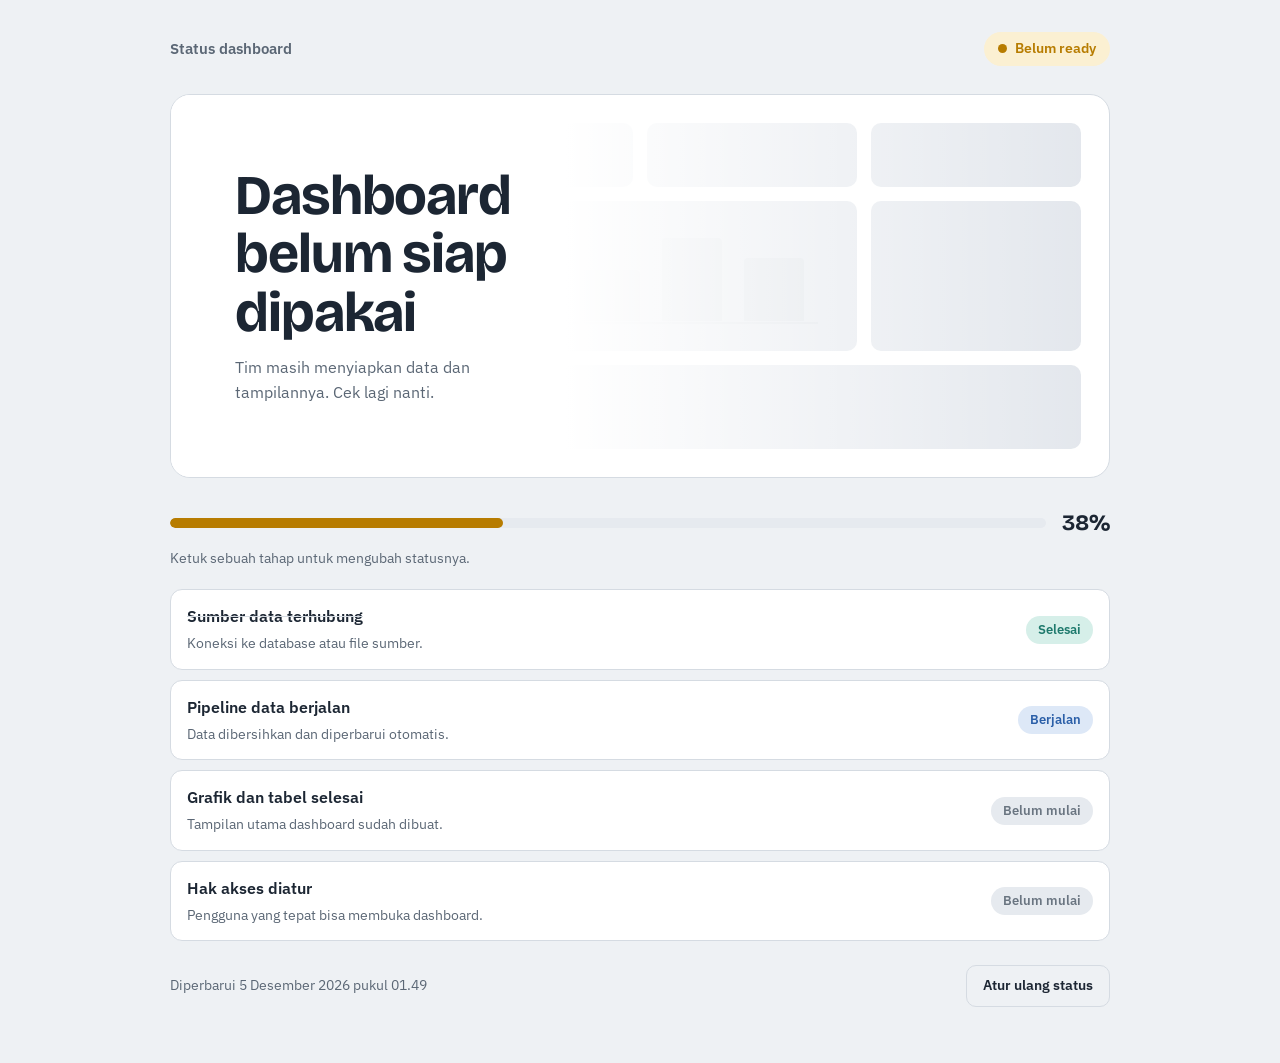
<file: dashboard_proses.html>
<!doctype html>
<html lang="id">
    <head>
        <meta charset="utf-8" />
        <meta
            name="viewport"
            content="width=device-width, initial-scale=1, viewport-fit=cover"
        />
        <title>Dashboard</title>
        <link rel="preconnect" href="https://fonts.googleapis.com" />
        <link rel="preconnect" href="https://fonts.gstatic.com" crossorigin />
        <link
            href="https://fonts.googleapis.com/css2?family=Bricolage+Grotesque:wght@600;700&family=IBM+Plex+Sans:wght@400;500;600&display=swap"
            rel="stylesheet"
        />
        <style>
            :root {
                box-sizing: border-box;
                padding-top: env(safe-area-inset-top, 0px);
                padding-bottom: env(safe-area-inset-bottom, 0px);
                --bg: #eef1f4;
                --surface: #ffffff;
                --ink: #1c2633;
                --ink-soft: #5b6775;
                --line: #d5dbe2;
                --ghost: #dfe4ea;
                --wait: #b77c00;
                --wait-bg: #fbf0d2;
                --run: #2b5fa8;
                --run-bg: #dde8f7;
                --done: #1f7a6d;
                --done-bg: #d6efe9;
                --idle: #6a7581;
                --idle-bg: #e6eaef;
            }
            @media (prefers-color-scheme: dark) {
                :root:not([data-theme="light"]) {
                    --bg: #131a22;
                    --surface: #1b2430;
                    --ink: #e8edf2;
                    --ink-soft: #98a4b1;
                    --line: #2c3746;
                    --ghost: #263140;
                    --wait: #f0b93a;
                    --wait-bg: #3a2f10;
                    --run: #7fb0ee;
                    --run-bg: #1d3352;
                    --done: #59c9b6;
                    --done-bg: #143a34;
                    --idle: #9aa6b3;
                    --idle-bg: #263140;
                }
            }
            :root[data-theme="dark"] {
                --bg: #131a22;
                --surface: #1b2430;
                --ink: #e8edf2;
                --ink-soft: #98a4b1;
                --line: #2c3746;
                --ghost: #263140;
                --wait: #f0b93a;
                --wait-bg: #3a2f10;
                --run: #7fb0ee;
                --run-bg: #1d3352;
                --done: #59c9b6;
                --done-bg: #143a34;
                --idle: #9aa6b3;
                --idle-bg: #263140;
            }
            *,
            *::before,
            *::after {
                box-sizing: inherit;
            }
            html {
                height: 100%;
                scroll-padding-top: env(safe-area-inset-top, 0px);
            }
            body {
                margin: 0;
                min-height: 100%;
                background: var(--bg);
                color: var(--ink);
                font-family:
                    "IBM Plex Sans",
                    system-ui,
                    -apple-system,
                    "Segoe UI",
                    sans-serif;
                font-size: 16px;
                line-height: 1.55;
            }
            .wrap {
                max-width: 980px;
                margin: 0 auto;
                padding: 32px 20px 56px;
            }

            /* Header */
            .top {
                display: flex;
                align-items: center;
                justify-content: space-between;
                gap: 12px;
                margin-bottom: 28px;
            }
            .top .name {
                font-weight: 600;
                font-size: 15px;
                color: var(--ink-soft);
            }
            .pill {
                display: inline-flex;
                align-items: center;
                gap: 8px;
                padding: 6px 14px;
                border-radius: 999px;
                font-weight: 600;
                font-size: 14px;
                background: var(--wait-bg);
                color: var(--wait);
            }
            .pill::before {
                content: "";
                width: 9px;
                height: 9px;
                border-radius: 50%;
                background: currentColor;
            }
            .is-ready .pill {
                background: var(--done-bg);
                color: var(--done);
            }

            /* Stage: ghost dashboard + statement */
            .stage {
                position: relative;
                background: var(--surface);
                border: 1px solid var(--line);
                border-radius: 20px;
                padding: 28px;
                overflow: hidden;
            }
            .ghost {
                display: grid;
                grid-template-columns: repeat(4, 1fr);
                grid-template-rows: 64px 150px 84px;
                gap: 14px;
                opacity: 0.9;
            }
            .ghost > div {
                background: var(--ghost);
                border-radius: 10px;
            }
            .ghost .chart {
                grid-column: span 3;
                position: relative;
            }
            .ghost .side {
                grid-column: span 1;
            }
            .ghost .table {
                grid-column: span 4;
            }
            .ghost .chart::after {
                content: "";
                position: absolute;
                left: 6%;
                right: 6%;
                bottom: 18%;
                height: 2px;
                background: var(--line);
            }
            .bars {
                position: absolute;
                left: 8%;
                right: 8%;
                bottom: 20%;
                display: flex;
                align-items: flex-end;
                gap: 4%;
                height: 60%;
            }
            .bars i {
                flex: 1;
                background: var(--line);
                border-radius: 4px 4px 0 0;
            }
            .bars i:nth-child(1) {
                height: 38%;
            }
            .bars i:nth-child(2) {
                height: 62%;
            }
            .bars i:nth-child(3) {
                height: 48%;
            }
            .bars i:nth-child(4) {
                height: 80%;
            }
            .bars i:nth-child(5) {
                height: 56%;
            }
            .bars i:nth-child(6) {
                height: 92%;
            }
            .bars i:nth-child(7) {
                height: 70%;
            }

            .statement {
                position: absolute;
                inset: 0;
                display: flex;
                flex-direction: column;
                justify-content: center;
                align-items: flex-start;
                padding: 0 clamp(24px, 6vw, 64px);
                background: linear-gradient(
                    90deg,
                    var(--surface) 0%,
                    var(--surface) 42%,
                    transparent 100%
                );
            }
            h1 {
                font-family:
                    "Bricolage Grotesque", "IBM Plex Sans", system-ui,
                    sans-serif;
                font-weight: 700;
                font-size: clamp(30px, 6.4vw, 56px);
                line-height: 1.05;
                letter-spacing: -0.02em;
                margin: 0 0 12px;
                max-width: 11ch;
            }
            .statement p {
                margin: 0;
                max-width: 32ch;
                color: var(--ink-soft);
            }

            /* Progress */
            .progress {
                margin: 28px 0 8px;
                display: flex;
                align-items: center;
                gap: 16px;
            }
            .track {
                flex: 1;
                height: 10px;
                background: var(--idle-bg);
                border-radius: 999px;
                overflow: hidden;
            }
            .fill {
                height: 100%;
                width: 0;
                background: var(--wait);
                border-radius: 999px;
                transition:
                    width 0.7s ease,
                    background-color 0.3s;
            }
            .is-ready .fill {
                background: var(--done);
            }
            .pct {
                font-family: "Bricolage Grotesque", "IBM Plex Sans", sans-serif;
                font-weight: 700;
                font-size: 22px;
                min-width: 3.2ch;
                text-align: right;
            }
            .hint {
                color: var(--ink-soft);
                font-size: 14px;
                margin: 0 0 20px;
            }

            /* Checklist */
            .list {
                display: grid;
                gap: 10px;
                padding: 0;
                margin: 0;
                list-style: none;
            }
            .item {
                width: 100%;
                text-align: left;
                font: inherit;
                color: inherit;
                display: grid;
                grid-template-columns: 1fr auto;
                gap: 4px 16px;
                align-items: center;
                background: var(--surface);
                border: 1px solid var(--line);
                border-radius: 12px;
                padding: 14px 16px;
                cursor: pointer;
            }
            .item:hover {
                border-color: var(--ink-soft);
            }
            .item:focus-visible,
            .btn:focus-visible {
                outline: 3px solid var(--run);
                outline-offset: 2px;
            }
            .item .t {
                font-weight: 600;
            }
            .item .d {
                grid-column: 1;
                color: var(--ink-soft);
                font-size: 14px;
            }
            .badge {
                grid-row: 1 / span 2;
                grid-column: 2;
                padding: 4px 12px;
                border-radius: 999px;
                font-size: 13px;
                font-weight: 600;
                white-space: nowrap;
            }
            .s-idle .badge {
                background: var(--idle-bg);
                color: var(--idle);
            }
            .s-run .badge {
                background: var(--run-bg);
                color: var(--run);
            }
            .s-done .badge {
                background: var(--done-bg);
                color: var(--done);
            }
            .s-done .t {
                text-decoration: line-through;
                text-decoration-color: var(--line);
            }

            .foot {
                display: flex;
                flex-wrap: wrap;
                align-items: center;
                justify-content: space-between;
                gap: 12px;
                margin-top: 24px;
                color: var(--ink-soft);
                font-size: 14px;
            }
            .btn {
                font: inherit;
                font-weight: 600;
                color: var(--ink);
                background: transparent;
                border: 1px solid var(--line);
                border-radius: 10px;
                padding: 9px 16px;
                cursor: pointer;
            }
            .btn:hover {
                border-color: var(--ink-soft);
            }

            @media (max-width: 640px) {
                .wrap {
                    padding: 20px 16px 40px;
                }
                .stage {
                    padding: 16px;
                }
                .ghost {
                    grid-template-rows: 44px 110px 60px;
                    gap: 10px;
                }
                .statement {
                    background: linear-gradient(
                        180deg,
                        var(--surface) 0%,
                        var(--surface) 55%,
                        transparent 100%
                    );
                    justify-content: flex-start;
                    padding-top: 28px;
                }
                h1 {
                    max-width: 14ch;
                }
            }
            @media (prefers-reduced-motion: reduce) {
                .fill {
                    transition: none;
                }
            }
        </style>
    </head>
    <body>
        <div class="wrap" id="app">
            <div class="top">
                <span class="name">Status dashboard</span>
                <span class="pill" id="pill">Belum ready</span>
            </div>

            <section class="stage" aria-labelledby="judul">
                <div class="ghost" aria-hidden="true">
                    <div></div>
                    <div></div>
                    <div></div>
                    <div></div>
                    <div class="chart">
                        <div class="bars">
                            <i></i><i></i><i></i><i></i><i></i><i></i><i></i>
                        </div>
                    </div>
                    <div class="side"></div>
                    <div class="table"></div>
                </div>
                <div class="statement">
                    <h1 id="judul">Dashboard belum siap dipakai</h1>
                    <p id="sub">
                        Tim masih menyiapkan data dan tampilannya. Cek lagi
                        nanti.
                    </p>
                </div>
            </section>

            <div class="progress">
                <div
                    class="track"
                    role="progressbar"
                    aria-valuemin="0"
                    aria-valuemax="100"
                    aria-valuenow="0"
                    id="track"
                >
                    <div class="fill" id="fill"></div>
                </div>
                <div class="pct" id="pct">0%</div>
            </div>
            <p class="hint">Ketuk sebuah tahap untuk mengubah statusnya.</p>

            <ul class="list" id="list"></ul>

            <div class="foot">
                <span id="updated">Diperbarui —</span>
                <button class="btn" id="reset" type="button">
                    Atur ulang status
                </button>
            </div>
        </div>

        <script>
            (function () {
                var STEPS = [
                    {
                        id: "sumber",
                        title: "Sumber data terhubung",
                        desc: "Koneksi ke database atau file sumber."
                    },
                    {
                        id: "pipeline",
                        title: "Pipeline data berjalan",
                        desc: "Data dibersihkan dan diperbarui otomatis."
                    },
                    {
                        id: "visual",
                        title: "Grafik dan tabel selesai",
                        desc: "Tampilan utama dashboard sudah dibuat."
                    },
                    {
                        id: "akses",
                        title: "Hak akses diatur",
                        desc: "Pengguna yang tepat bisa membuka dashboard."
                    }
                ];
                var LABEL = ["Belum mulai", "Berjalan", "Selesai"];
                var CLS = ["s-idle", "s-run", "s-done"];
                var KEY = "status-dashboard-v1";

                var state = { s: [2, 1, 0, 0], t: null };

                try {
                    var raw = localStorage.getItem(KEY);
                    if (raw) {
                        var p = JSON.parse(raw);
                        if (
                            p &&
                            Array.isArray(p.s) &&
                            p.s.length === STEPS.length
                        )
                            state = p;
                    }
                } catch (e) {}

                function save() {
                    try {
                        localStorage.setItem(KEY, JSON.stringify(state));
                    } catch (e) {}
                }

                function fmt(ts) {
                    var d = ts ? new Date(ts) : new Date();
                    return d.toLocaleString("id-ID", {
                        day: "numeric",
                        month: "long",
                        year: "numeric",
                        hour: "2-digit",
                        minute: "2-digit"
                    });
                }

                var list = document.getElementById("list");

                function render() {
                    list.innerHTML = "";
                    var score = 0;
                    STEPS.forEach(function (st, i) {
                        var v = state.s[i];
                        score += v === 2 ? 1 : v === 1 ? 0.5 : 0;
                        var li = document.createElement("li");
                        var b = document.createElement("button");
                        b.type = "button";
                        b.className = "item " + CLS[v];
                        b.setAttribute(
                            "aria-label",
                            st.title +
                                ", status " +
                                LABEL[v] +
                                ". Ketuk untuk mengubah."
                        );
                        b.innerHTML =
                            '<span class="t"></span><span class="d"></span><span class="badge"></span>';
                        b.querySelector(".t").textContent = st.title;
                        b.querySelector(".d").textContent = st.desc;
                        b.querySelector(".badge").textContent = LABEL[v];
                        b.addEventListener("click", function () {
                            state.s[i] = (state.s[i] + 1) % 3;
                            state.t = Date.now();
                            save();
                            render();
                        });
                        li.appendChild(b);
                        list.appendChild(li);
                    });

                    var pct = Math.round((score / STEPS.length) * 100);
                    var ready = state.s.every(function (v) {
                        return v === 2;
                    });

                    document.getElementById("fill").style.width = pct + "%";
                    document.getElementById("pct").textContent = pct + "%";
                    document
                        .getElementById("track")
                        .setAttribute("aria-valuenow", pct);
                    document
                        .getElementById("app")
                        .classList.toggle("is-ready", ready);
                    document.getElementById("pill").textContent = ready
                        ? "Ready"
                        : "Belum ready";
                    document.getElementById("judul").textContent = ready
                        ? "Dashboard sudah siap dipakai"
                        : "Dashboard belum siap dipakai";
                    document.getElementById("sub").textContent = ready
                        ? "Semua tahap selesai. Dashboard bisa dibuka sekarang."
                        : "Tim masih menyiapkan data dan tampilannya. Cek lagi nanti.";
                    document.getElementById("updated").textContent =
                        "Diperbarui " + fmt(state.t);
                }

                document
                    .getElementById("reset")
                    .addEventListener("click", function () {
                        state = { s: [2, 1, 0, 0], t: Date.now() };
                        save();
                        render();
                    });

                render();
            })();
        </script>
    </body>
</html>
</file>
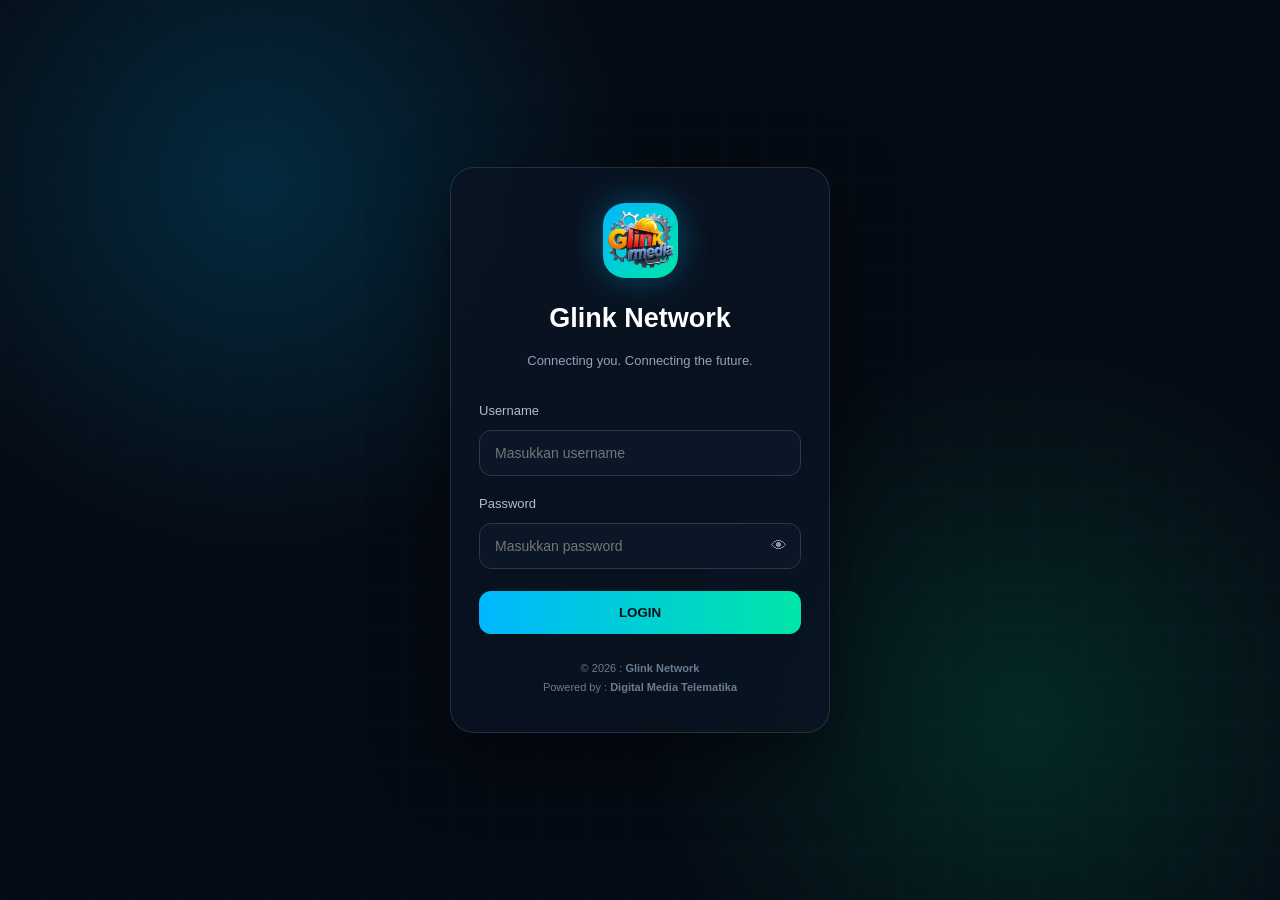
<file: login.html>
<!doctype html>
<html lang="id">
    <head>
        <meta charset="UTF-8" />
        <meta name="viewport" content="width=device-width, initial-scale=1.0" />
        <meta name="theme-color" content="#08111f" />
        <title id="title">Login | Glink Network</title>
        <link rel="icon" href="assets/img/favicon.ico" />
        <link rel="stylesheet" href="assets/css/style.css" />

        <style>
            * {
                box-sizing: border-box;
                margin: 0;
                padding: 0;
                font-family: Arial, Helvetica, sans-serif;
            }

            body {
                min-height: 100vh;
                display: flex;
                align-items: center;
                justify-content: center;
                background:
                    radial-gradient(
                        circle at 20% 20%,
                        rgba(0, 183, 255, 0.18),
                        transparent 30%
                    ),
                    radial-gradient(
                        circle at 80% 80%,
                        rgba(0, 255, 170, 0.12),
                        transparent 30%
                    ),
                    #050b14;
                color: white;
                overflow: hidden;
            }

            .network {
                position: fixed;
                inset: 0;
                pointer-events: none;
                opacity: 0.25;
                background-image:
                    linear-gradient(
                        rgba(0, 183, 255, 0.08) 1px,
                        transparent 1px
                    ),
                    linear-gradient(
                        90deg,
                        rgba(0, 183, 255, 0.08) 1px,
                        transparent 1px
                    );
                background-size: 45px 45px;
            }

            .login-container {
                width: 100%;
                max-width: 420px;
                padding: 20px;
                position: relative;
                z-index: 2;
            }

            .login-card {
                padding: 35px 28px;
                border: 1px solid rgba(255, 255, 255, 0.12);
                border-radius: 24px;
                background: rgba(10, 20, 35, 0.82);
                backdrop-filter: blur(18px);
                box-shadow: 0 25px 70px rgba(0, 0, 0, 0.5);
            }

            .logo img {
                width: 75px;
                height: 75px;
                margin: auto;
                border-radius: 22px;
                display: flex;
                align-items: center;
                justify-content: center;
                font-size: 30px;
                font-weight: bold;
                background: linear-gradient(135deg, #00b7ff, #00e6a8);
                color: #03101c;
                box-shadow: 0 0 35px rgba(0, 183, 255, 0.35);
            }

            h1 {
                text-align: center;
                margin-top: 18px;
                font-size: 27px;
                font-weight: 800;
            }

            .subtitle {
                text-align: center;
                color: #91a4b9;
                font-size: 13px;
                margin: 8px 0 28px;
            }

            .form-group {
                margin-bottom: 17px;
            }

            label {
                display: block;
                font-size: 13px;
                color: #aebed0;
                margin-bottom: 8px;
            }

            .input-box {
                position: relative;
            }

            input {
                width: 100%;
                padding: 14px 15px;
                border-radius: 12px;
                border: 1px solid #26394d;
                outline: none;
                background: #0b1726;
                color: white;
                font-size: 14px;
                transition: 0.2s;
            }

            input:focus {
                border-color: #00b7ff;
                box-shadow: 0 0 0 3px rgba(0, 183, 255, 0.1);
            }

            .toggle-password {
                position: absolute;
                right: 14px;
                top: 50%;
                transform: translateY(-50%);
                cursor: pointer;
                color: #8295aa;
                user-select: none;
            }

            button {
                width: 100%;
                border: 0;
                padding: 14px;
                border-radius: 12px;
                margin-top: 5px;
                cursor: pointer;
                font-weight: bold;
                color: #03101c;
                background: linear-gradient(90deg, #00b7ff, #00e6a8);
                transition: 0.2s;
            }

            button:hover {
                transform: translateY(-1px);
                box-shadow: 0 10px 25px rgba(0, 183, 255, 0.2);
            }

            button:disabled {
                opacity: 0.6;
                cursor: not-allowed;
            }

            .error {
                display: none;
                margin-bottom: 15px;
                padding: 11px;
                border-radius: 10px;
                background: rgba(255, 60, 80, 0.1);
                border: 1px solid rgba(255, 60, 80, 0.3);
                color: #ff7f8c;
                font-size: 13px;
                text-align: center;
            }

            .footer {
                text-align: center;
                margin-top: 25px;
                color: #687d92;
                font-size: 11px;
            }

            @media (max-width: 480px) {
                .login-card {
                    padding: 30px 20px;
                }
            }
        </style>
    </head>
    <body>
        <div class="network"></div>
        <div class="login-container">
            <div class="login-card">
                <div class="logo">
                    <img src="assets/img/favicon.ico" alt="Logo" />
                </div>
                <h1>Glink Network</h1>
                <div class="subtitle">
                    Connecting you. Connecting the future.
                </div>
                <div id="errorMessage" class="error"></div>
                <form id="loginForm">
                    <div class="form-group">
                        <label>Username</label>
                        <input
                            type="text"
                            id="username"
                            placeholder="Masukkan username"
                            autocomplete="username"
                            required
                        />
                    </div>
                    <div class="form-group">
                        <label>Password</label>
                        <div class="input-box">
                            <input
                                type="password"
                                id="password"
                                placeholder="Masukkan password"
                                autocomplete="current-password"
                                required
                            />
                            <span class="toggle-password" id="togglePassword"
                                >👁</span
                            >
                        </div>
                    </div>
                    <button type="submit" id="loginButton">LOGIN</button>
                </form>
                <div class="footer">
                    <p>© 2026 : <strong> Glink Network</strong></p>
                    <p>
                        Powered by : <strong>Digital Media Telematika</strong>
                    </p>
                </div>
            </div>
        </div>
        <script src="assets/js/script.js"></script>
    </body>
</html>
</file>
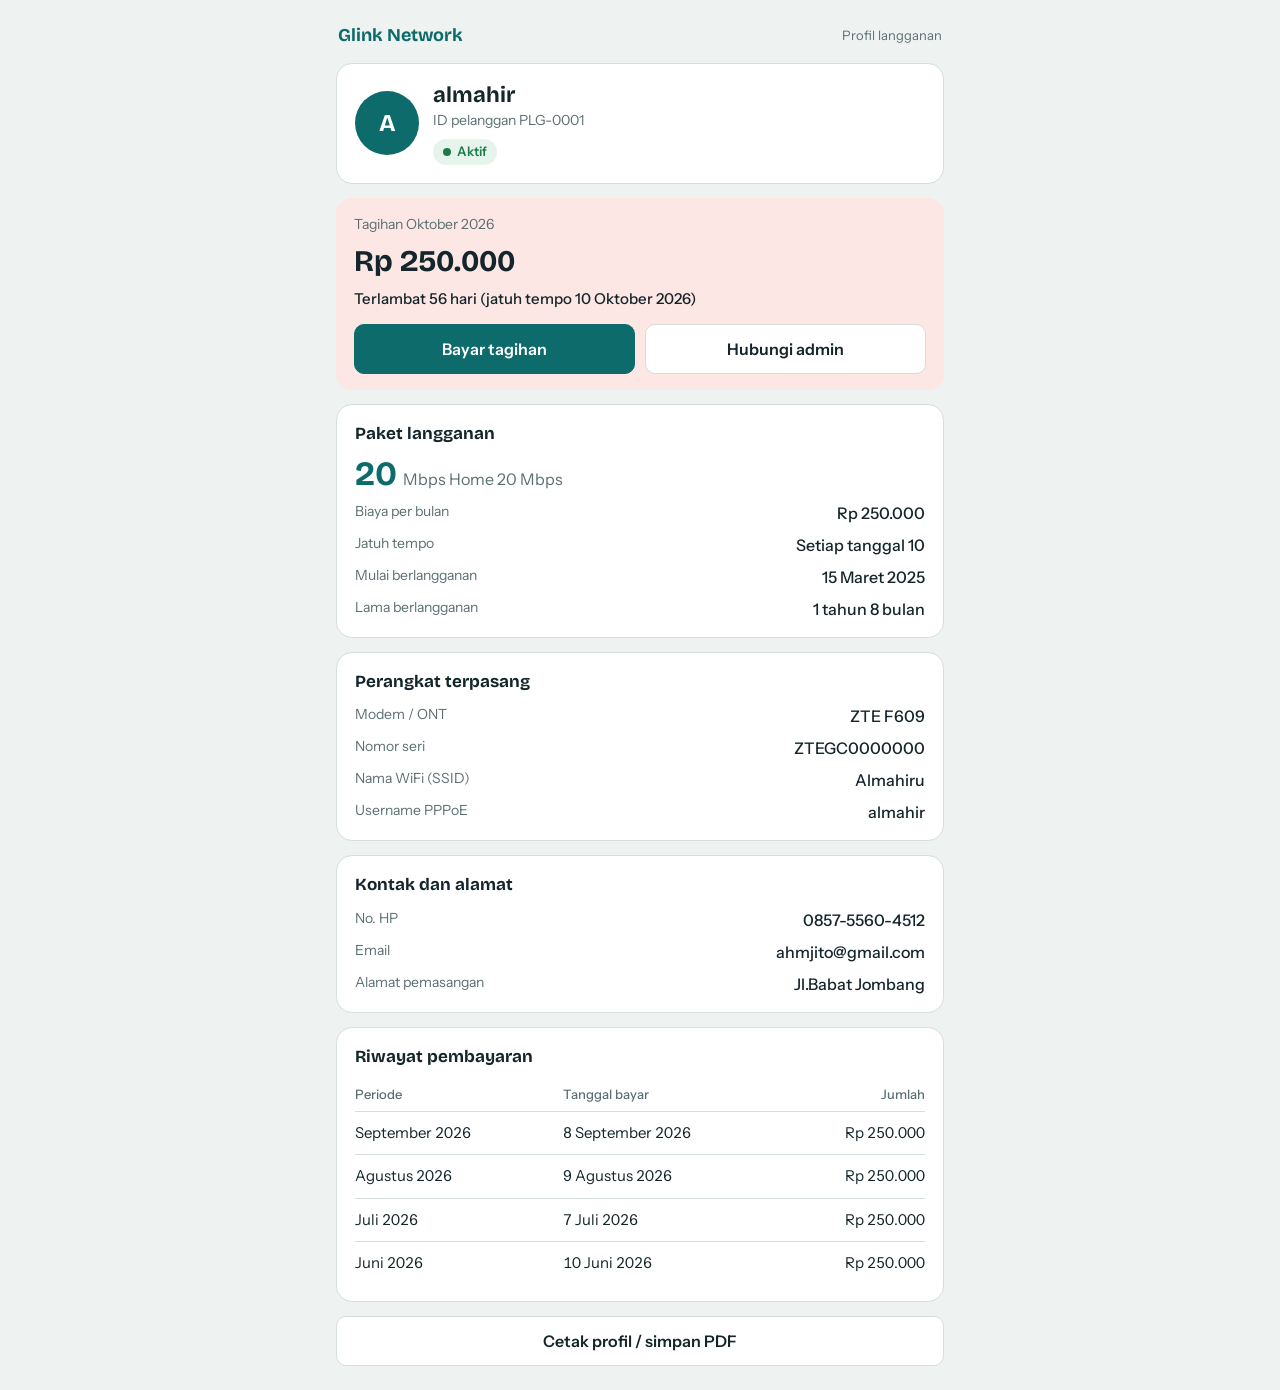
<file: member/status.html>
<!doctype html>
<html lang="id">
    <head>
        <meta charset="utf-8" />
        <meta
            name="viewport"
            content="width=device-width, initial-scale=1, viewport-fit=cover"
        />
        <title id="title">Profil Langganan Internet</title>
        <link rel="preconnect" href="https://fonts.googleapis.com" />
        <link
            href="https://fonts.googleapis.com/css2?family=Bricolage+Grotesque:wght@600;700&family=Instrument+Sans:wght@400;500;600&display=swap"
            rel="stylesheet"
        />
        <style>
            :root {
                --bg: #eef2f1;
                --panel: #ffffff;
                --text: #14262b;
                --muted: #5b6f73;
                --line: #d5dedd;
                --accent: #0e6b6b;
                --accent-ink: #ffffff;
                --soft: #e7f1f0;
                --ok: #1f7a4a;
                --ok-soft: #e6f4ec;
                --warn: #8a5a00;
                --warn-soft: #fff1d6;
                --bad: #b3261e;
                --bad-soft: #fde7e5;
                box-sizing: border-box;
                padding-top: env(safe-area-inset-top, 0px);
                padding-bottom: env(safe-area-inset-bottom, 0px);
            }
            @media (prefers-color-scheme: dark) {
                :root:not([data-theme="light"]) {
                    --bg: #0f1819;
                    --panel: #172325;
                    --text: #e6eeed;
                    --muted: #9db1b4;
                    --line: #2a3a3d;
                    --accent: #3fb6b0;
                    --accent-ink: #08201f;
                    --soft: #1d3234;
                    --ok: #4cc38a;
                    --ok-soft: #173126;
                    --warn: #f2c36b;
                    --warn-soft: #352a12;
                    --bad: #ff8a80;
                    --bad-soft: #3a1b19;
                }
            }
            :root[data-theme="dark"] {
                --bg: #0f1819;
                --panel: #172325;
                --text: #e6eeed;
                --muted: #9db1b4;
                --line: #2a3a3d;
                --accent: #3fb6b0;
                --accent-ink: #08201f;
                --soft: #1d3234;
                --ok: #4cc38a;
                --ok-soft: #173126;
                --warn: #f2c36b;
                --warn-soft: #352a12;
                --bad: #ff8a80;
                --bad-soft: #3a1b19;
            }
            html {
                scroll-padding-top: env(safe-area-inset-top, 0px);
            }
            * {
                box-sizing: border-box;
            }
            body {
                margin: 0;
                background: var(--bg);
                color: var(--text);
                font:
                    16px/1.5 "Instrument Sans",
                    system-ui,
                    -apple-system,
                    "Segoe UI",
                    Roboto,
                    sans-serif;
            }
            h1,
            h2,
            h3 {
                font-family:
                    "Bricolage Grotesque", "Instrument Sans", system-ui,
                    sans-serif;
                margin: 0;
            }
            main {
                max-width: 640px;
                margin: 0 auto;
                padding: 16px;
            }
            .topbar {
                display: flex;
                justify-content: space-between;
                align-items: center;
                padding: 6px 2px 14px;
            }
            .topbar .co {
                font-family: "Bricolage Grotesque", sans-serif;
                font-weight: 700;
                font-size: 18px;
                color: var(--accent);
            }
            .topbar .sub {
                color: var(--muted);
                font-size: 13px;
            }

            .hero {
                background: var(--panel);
                border: 1px solid var(--line);
                border-radius: 16px;
                padding: 18px;
                display: flex;
                gap: 14px;
                align-items: center;
                margin-bottom: 14px;
            }
            .avatar {
                width: 64px;
                height: 64px;
                border-radius: 50%;
                background: var(--accent);
                color: var(--accent-ink);
                display: grid;
                place-items: center;
                font-family: "Bricolage Grotesque", sans-serif;
                font-weight: 700;
                font-size: 24px;
                flex: none;
            }
            .hero h1 {
                font-size: 22px;
                line-height: 1.2;
                overflow-wrap: anywhere;
            }
            .hero .id {
                color: var(--muted);
                font-size: 14px;
                margin-top: 2px;
            }
            .badge {
                display: inline-flex;
                align-items: center;
                gap: 6px;
                font-size: 13px;
                font-weight: 600;
                padding: 3px 10px;
                border-radius: 999px;
                margin-top: 8px;
            }
            .badge::before {
                content: "";
                width: 8px;
                height: 8px;
                border-radius: 50%;
                background: currentColor;
            }
            .badge.aktif {
                background: var(--ok-soft);
                color: var(--ok);
            }
            .badge.isolir {
                background: var(--warn-soft);
                color: var(--warn);
            }
            .badge.nonaktif {
                background: var(--bad-soft);
                color: var(--bad);
            }

            .bill {
                border-radius: 16px;
                padding: 16px 18px;
                margin-bottom: 14px;
                display: grid;
                gap: 4px;
            }
            .bill.lunas {
                background: var(--ok-soft);
            }
            .bill.dekat {
                background: var(--soft);
            }
            .bill.telat {
                background: var(--bad-soft);
            }
            .bill .lbl {
                color: var(--muted);
                font-size: 14px;
            }
            .bill .amt {
                font-family: "Bricolage Grotesque", sans-serif;
                font-weight: 700;
                font-size: 30px;
                font-variant-numeric: tabular-nums;
            }
            .bill .due {
                font-size: 15px;
                font-weight: 500;
            }
            .cta {
                display: grid;
                grid-template-columns: 1fr 1fr;
                gap: 10px;
                margin-top: 10px;
            }
            a.btn,
            button {
                font: inherit;
                font-weight: 600;
                cursor: pointer;
                border-radius: 10px;
                padding: 12px 14px;
                min-height: 48px;
                border: 1px solid var(--line);
                background: var(--panel);
                color: var(--text);
                text-align: center;
                text-decoration: none;
                display: inline-flex;
                align-items: center;
                justify-content: center;
            }
            a.btn.primary {
                background: var(--accent);
                color: var(--accent-ink);
                border-color: var(--accent);
            }
            a.btn:focus-visible,
            button:focus-visible {
                outline: 2px solid var(--accent);
                outline-offset: 2px;
            }

            .card {
                background: var(--panel);
                border: 1px solid var(--line);
                border-radius: 16px;
                padding: 16px 18px;
                margin-bottom: 14px;
            }
            .card h2 {
                font-size: 17px;
                margin-bottom: 10px;
            }
            dl.kv {
                margin: 0;
                display: grid;
                grid-template-columns: minmax(110px, auto) 1fr;
                gap: 8px 14px;
            }
            dl.kv dt {
                color: var(--muted);
                font-size: 14px;
            }
            dl.kv dd {
                margin: 0;
                font-weight: 500;
                text-align: right;
                overflow-wrap: anywhere;
            }
            .speed {
                display: flex;
                align-items: baseline;
                gap: 6px;
                margin-bottom: 10px;
            }
            .speed b {
                font-family: "Bricolage Grotesque", sans-serif;
                font-size: 34px;
                color: var(--accent);
                line-height: 1;
            }
            .speed span {
                color: var(--muted);
            }
            .tbl-scroll {
                overflow-x: auto;
            }
            table {
                width: 100%;
                border-collapse: collapse;
                font-variant-numeric: tabular-nums;
                font-size: 15px;
            }
            th {
                text-align: left;
                color: var(--muted);
                font-weight: 500;
                font-size: 13px;
                padding: 6px 8px 6px 0;
                border-bottom: 1px solid var(--line);
            }
            td {
                padding: 10px 8px 10px 0;
                border-bottom: 1px solid var(--line);
            }
            tr:last-child td {
                border-bottom: 0;
            }
            td.num,
            th.num {
                text-align: right;
                padding-right: 0;
                white-space: nowrap;
            }
            .empty {
                color: var(--muted);
                font-size: 14px;
                margin: 0;
            }
            .print {
                width: 100%;
                margin-bottom: 8px;
            }

            @media (max-width: 380px) {
                .cta {
                    grid-template-columns: 1fr;
                }
            }
            @media print {
                body {
                    background: #fff;
                }
                .cta,
                .print,
                .topbar .sub {
                    display: none;
                }
                .hero,
                .card,
                .bill {
                    break-inside: avoid;
                }
            }
        </style>
    </head>
    <body>
        <main>
            <div class="topbar">
                <span class="co" id="co"></span>
                <span class="sub">Profil langganan</span>
            </div>

            <section class="hero" aria-label="Data pelanggan">
                <div class="avatar" id="avatar" aria-hidden="true"></div>
                <div style="min-width: 0">
                    <h1 id="name"></h1>
                    <div class="id" id="cid"></div>
                    <span class="badge" id="status"></span>
                </div>
            </section>

            <section class="bill" id="bill" aria-label="Tagihan berikutnya">
                <span class="lbl" id="billPeriod"></span>
                <span class="amt" id="billAmt"></span>
                <span class="due" id="billDue"></span>
                <div class="cta">
                    <a class="btn primary" id="payBtn" href="#"
                        >Bayar tagihan</a
                    >
                    <a
                        class="btn"
                        id="waBtn"
                        href="#"
                        target="_blank"
                        rel="noopener"
                        >Hubungi admin</a
                    >
                </div>
            </section>

            <section class="card" aria-label="Paket langganan">
                <h2>Paket langganan</h2>
                <div class="speed">
                    <b id="speed"></b><span id="pkgName"></span>
                </div>
                <dl class="kv">
                    <dt>Biaya per bulan</dt>
                    <dd id="price"></dd>
                    <dt>Jatuh tempo</dt>
                    <dd id="dueDay"></dd>
                    <dt>Mulai berlangganan</dt>
                    <dd id="since"></dd>
                    <dt>Lama berlangganan</dt>
                    <dd id="tenure"></dd>
                </dl>
            </section>

            <section class="card" aria-label="Perangkat">
                <h2>Perangkat terpasang</h2>
                <dl class="kv">
                    <dt>Modem / ONT</dt>
                    <dd id="ont"></dd>
                    <dt>Nomor seri</dt>
                    <dd id="sn"></dd>
                    <dt>Nama WiFi (SSID)</dt>
                    <dd id="ssid"></dd>
                    <dt>Username PPPoE</dt>
                    <dd id="pppoe"></dd>
                </dl>
            </section>

            <section class="card" aria-label="Kontak dan alamat">
                <h2>Kontak dan alamat</h2>
                <dl class="kv">
                    <dt>No. HP</dt>
                    <dd id="phone"></dd>
                    <dt>Email</dt>
                    <dd id="email"></dd>
                    <dt>Alamat pemasangan</dt>
                    <dd id="addr"></dd>
                </dl>
            </section>

            <section class="card" aria-label="Riwayat pembayaran">
                <h2>Riwayat pembayaran</h2>
                <div class="tbl-scroll">
                    <table>
                        <thead>
                            <tr>
                                <th>Periode</th>
                                <th>Tanggal bayar</th>
                                <th class="num">Jumlah</th>
                            </tr>
                        </thead>
                        <tbody id="history"></tbody>
                    </table>
                </div>
                <p class="empty" id="noHistory" hidden>Belum ada pembayaran.</p>
            </section>

            <button class="print" type="button" onclick="window.print()">
                Cetak profil / simpan PDF
            </button>
        </main>

        <script>
            /* ============================================================
   TEMPLATE: ubah data di bagian ini saja, sisanya terisi otomatis.
   Jangan masukkan password WiFi atau PPPoE di halaman ini.
   ============================================================ */
            var CONFIG = {
                company: "Glink Network",
                wa: "6285755604512", // nomor WhatsApp admin, awali 62
                payUrl: "..//public/tagihan.html" // alamat halaman form bayar
            };

            var CUSTOMER = {
                name: "almahir",
                id: "PLG-0001",
                status: "aktif", // aktif | isolir | nonaktif
                phone: "0857-5560-4512",
                email: "ahmjito@gmail.com",
                address: "Jl.Babat Jombang",
                since: "2025-03-15", // tanggal mulai berlangganan (TTTT-BB-HH)
                package: {
                    name: "Home 20 Mbps",
                    speed: 20,
                    price: 250000,
                    dueDay: 10
                },
                device: {
                    ont: "ZTE F609",
                    sn: "ZTEGC0000000",
                    ssid: "Almahiru",
                    pppoe: "almahir"
                },
                next: {
                    period: "Oktober 2026",
                    due: "2026-10-10",
                    amount: 250000,
                    paid: false
                },
                history: [
                    {
                        period: "September 2026",
                        date: "2026-09-08",
                        amount: 250000
                    },
                    {
                        period: "Agustus 2026",
                        date: "2026-08-09",
                        amount: 250000
                    },
                    { period: "Juli 2026", date: "2026-07-07", amount: 250000 },
                    { period: "Juni 2026", date: "2026-06-10", amount: 250000 }
                ]
            };
            /* ============================================================ */

            (function () {
                var $ = function (id) {
                    return document.getElementById(id);
                };
                var rp = function (n) {
                    return "Rp " + Number(n).toLocaleString("id-ID");
                };
                function parse(v) {
                    var p = v.split("-");
                    return new Date(+p[0], +p[1] - 1, +p[2]);
                }
                function fmt(v) {
                    return parse(v).toLocaleDateString("id-ID", {
                        day: "numeric",
                        month: "long",
                        year: "numeric"
                    });
                }
                function dash(v) {
                    return v && String(v).trim() ? v : "-";
                }

                var C = CUSTOMER;
                document.title = "Profil " + C.name + " - " + CONFIG.company;
                $("co").textContent = CONFIG.company;
                $("name").textContent = C.name;
                $("cid").textContent = "ID pelanggan " + C.id;
                $("avatar").textContent = C.name
                    .split(/\s+/)
                    .slice(0, 2)
                    .map(function (w) {
                        return w.charAt(0).toUpperCase();
                    })
                    .join("");

                var labels = {
                    aktif: "Aktif",
                    isolir: "Diisolir",
                    nonaktif: "Nonaktif"
                };
                var st = labels[C.status] ? C.status : "aktif";
                $("status").className = "badge " + st;
                $("status").textContent = labels[st];

                // tagihan berikutnya
                var N = C.next,
                    today = new Date();
                today = new Date(
                    today.getFullYear(),
                    today.getMonth(),
                    today.getDate()
                );
                var diff = Math.round((parse(N.due) - today) / 86400000);
                var bill = $("bill");
                $("billPeriod").textContent = "Tagihan " + N.period;
                $("billAmt").textContent = rp(N.amount);
                if (N.paid) {
                    bill.className = "bill lunas";
                    $("billDue").textContent = "Lunas, terima kasih";
                    $("payBtn").style.display = "none";
                    $("waBtn").parentNode.style.gridTemplateColumns = "1fr";
                } else if (diff < 0) {
                    bill.className = "bill telat";
                    $("billDue").textContent =
                        "Terlambat " +
                        Math.abs(diff) +
                        " hari (jatuh tempo " +
                        fmt(N.due) +
                        ")";
                } else {
                    bill.className = "bill dekat";
                    $("billDue").textContent =
                        (diff === 0
                            ? "Jatuh tempo hari ini"
                            : "Jatuh tempo " + diff + " hari lagi") +
                        " (" +
                        fmt(N.due) +
                        ")";
                }
                $("payBtn").href = CONFIG.payUrl;
                var waText =
                    "Halo admin " +
                    CONFIG.company +
                    ", saya " +
                    C.name +
                    " (ID " +
                    C.id +
                    ").";
                $("waBtn").href =
                    "https://wa.me/" +
                    CONFIG.wa.replace(/\D/g, "") +
                    "?text=" +
                    encodeURIComponent(waText);

                // paket
                var P = C.package;
                $("speed").textContent = P.speed;
                $("pkgName").textContent = "Mbps  " + P.name;
                $("price").textContent = rp(P.price);
                $("dueDay").textContent = "Setiap tanggal " + P.dueDay;
                $("since").textContent = fmt(C.since);
                var s = parse(C.since);
                var months =
                    (today.getFullYear() - s.getFullYear()) * 12 +
                    today.getMonth() -
                    s.getMonth() -
                    (today.getDate() < s.getDate() ? 1 : 0);
                months = Math.max(months, 0);
                var y = Math.floor(months / 12),
                    m = months % 12;
                $("tenure").textContent =
                    (y ? y + " tahun " : "") + m + " bulan";

                // perangkat dan kontak
                $("ont").textContent = dash(C.device.ont);
                $("sn").textContent = dash(C.device.sn);
                $("ssid").textContent = dash(C.device.ssid);
                $("pppoe").textContent = dash(C.device.pppoe);
                $("phone").textContent = dash(C.phone);
                $("email").textContent = dash(C.email);
                $("addr").textContent = dash(C.address);

                // riwayat
                var tb = $("history");
                C.history.forEach(function (h) {
                    var tr = document.createElement("tr");
                    [
                        [h.period, ""],
                        [fmt(h.date), ""],
                        [rp(h.amount), "num"]
                    ].forEach(function (c) {
                        var td = document.createElement("td");
                        td.textContent = c[0];
                        if (c[1]) td.className = c[1];
                        tr.appendChild(td);
                    });
                    tb.appendChild(tr);
                });
                if (!C.history.length) {
                    $("noHistory").hidden = false;
                    tb.parentNode.style.display = "none";
                }
            })();
        </script>
    </body>
</html>
</file>
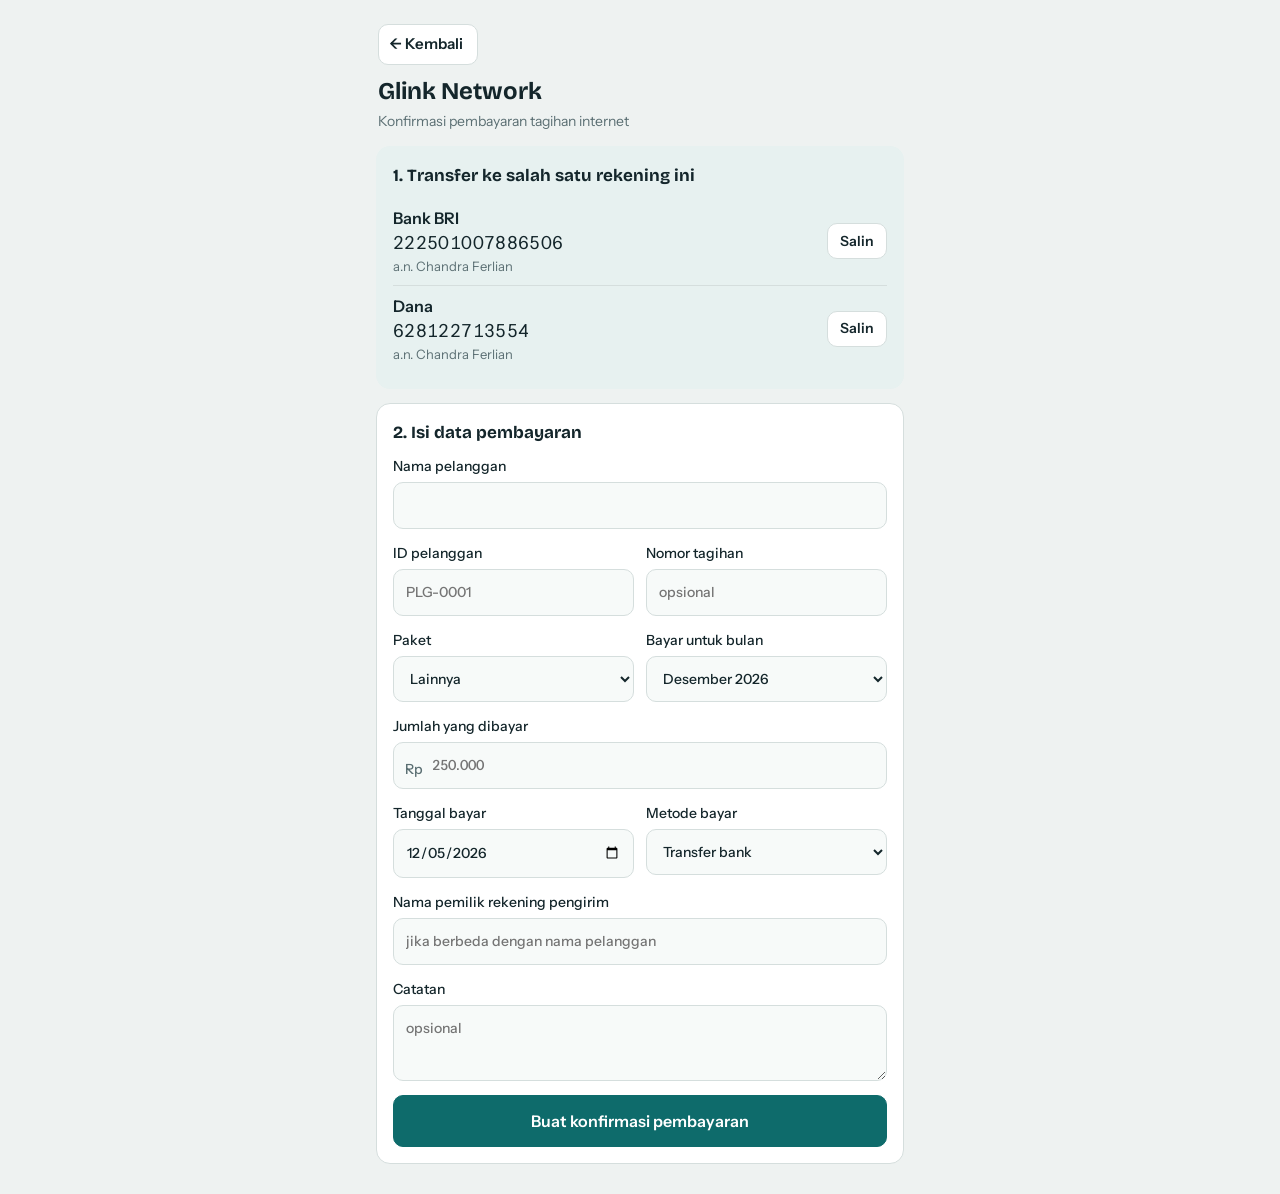
<file: public/tagihan.html>
<!doctype html>
<html lang="id">
    <head>
        <meta charset="utf-8" />
        <meta
            name="viewport"
            content="width=device-width, initial-scale=1, viewport-fit=cover"
        />
        <title>Form Pembayaran Internet</title>
        <link rel="preconnect" href="https://fonts.googleapis.com" />
        <link
            href="https://fonts.googleapis.com/css2?family=Bricolage+Grotesque:wght@600;700&family=Instrument+Sans:wght@400;500;600&display=swap"
            rel="stylesheet"
        />
        <style>
            :root {
                --bg: #eef2f1;
                --panel: #ffffff;
                --text: #14262b;
                --muted: #5b6f73;
                --line: #d5dedd;
                --accent: #0e6b6b;
                --accent-ink: #ffffff;
                --field: #f7faf9;
                --soft: #e7f1f0;
                --danger: #b3261e;
                --ok: #1f7a4a;
                --ok-soft: #e6f4ec;
                box-sizing: border-box;
                padding-top: env(safe-area-inset-top, 0px);
                padding-bottom: env(safe-area-inset-bottom, 0px);
            }
            @media (prefers-color-scheme: dark) {
                :root:not([data-theme="light"]) {
                    --bg: #0f1819;
                    --panel: #172325;
                    --text: #e6eeed;
                    --muted: #9db1b4;
                    --line: #2a3a3d;
                    --accent: #3fb6b0;
                    --accent-ink: #08201f;
                    --field: #1d2c2f;
                    --soft: #1d3234;
                    --danger: #ff8a80;
                    --ok: #4cc38a;
                    --ok-soft: #173126;
                }
            }
            :root[data-theme="dark"] {
                --bg: #0f1819;
                --panel: #172325;
                --text: #e6eeed;
                --muted: #9db1b4;
                --line: #2a3a3d;
                --accent: #3fb6b0;
                --accent-ink: #08201f;
                --field: #1d2c2f;
                --soft: #1d3234;
                --danger: #ff8a80;
                --ok: #4cc38a;
                --ok-soft: #173126;
            }
            html {
                scroll-padding-top: env(safe-area-inset-top, 0px);
            }
            * {
                box-sizing: border-box;
            }
            body {
                margin: 0;
                background: var(--bg);
                color: var(--text);
                font:
                    16px/1.5 "Instrument Sans",
                    system-ui,
                    -apple-system,
                    "Segoe UI",
                    Roboto,
                    sans-serif;
            }
            h1,
            h2,
            h3 {
                font-family:
                    "Bricolage Grotesque", "Instrument Sans", system-ui,
                    sans-serif;
                margin: 0;
            }
            main {
                max-width: 560px;
                margin: 0 auto;
                padding: 16px;
            }
            .brand {
                padding: 8px 2px 14px;
            }
            .brand h1 {
                font-size: 24px;
            }
            .back-link[hidden] {
                display: none;
            }
            .back-link {
                display: inline-flex;
                align-items: center;
                width: auto;
                min-height: 40px;
                padding: 8px 14px 8px 10px;
                margin: 0 0 8px;
                font-size: 15px;
                background: var(--panel);
            }
            .brand p {
                margin: 2px 0 0;
                color: var(--muted);
                font-size: 14px;
            }
            .card {
                background: var(--panel);
                border: 1px solid var(--line);
                border-radius: 14px;
                padding: 16px;
                margin-bottom: 14px;
            }
            .card h2 {
                font-size: 17px;
                margin-bottom: 10px;
            }
            .pay-info {
                background: var(--soft);
                border-color: transparent;
            }
            .pay-info .acc {
                display: flex;
                justify-content: space-between;
                align-items: center;
                gap: 10px;
                padding: 8px 0;
                border-top: 1px solid var(--line);
            }
            .pay-info .acc:first-of-type {
                border-top: 0;
            }
            .pay-info .acc div {
                min-width: 0;
            }
            .pay-info .bank {
                font-weight: 600;
            }
            .pay-info .no {
                font-size: 18px;
                font-variant-numeric: tabular-nums;
                letter-spacing: 0.02em;
                word-break: break-all;
            }
            .pay-info .an {
                color: var(--muted);
                font-size: 13px;
            }
            label {
                display: block;
                font-size: 14px;
                font-weight: 500;
                margin: 0 0 14px;
            }
            .hint {
                display: block;
                font-weight: 400;
                color: var(--muted);
                font-size: 13px;
            }
            input,
            textarea,
            select {
                display: block;
                width: 100%;
                margin-top: 5px;
                padding: 12px;
                font: inherit;
                color: var(--text);
                background: var(--field);
                border: 1px solid var(--line);
                border-radius: 10px;
                min-height: 46px;
            }
            textarea {
                min-height: 76px;
                resize: vertical;
            }
            input:focus-visible,
            textarea:focus-visible,
            select:focus-visible,
            button:focus-visible,
            a.btn:focus-visible,
            summary:focus-visible {
                outline: 2px solid var(--accent);
                outline-offset: 2px;
            }
            .invalid {
                border-color: var(--danger);
            }
            .err {
                color: var(--danger);
                font-size: 13px;
                font-weight: 400;
                margin-top: 4px;
                display: none;
            }
            .err.show {
                display: block;
            }
            .row2 {
                display: grid;
                grid-template-columns: 1fr 1fr;
                gap: 12px;
            }
            .money {
                position: relative;
            }
            .money span {
                position: absolute;
                left: 12px;
                top: 17px;
                color: var(--muted);
            }
            .money input {
                padding-left: 38px;
                font-variant-numeric: tabular-nums;
            }
            button,
            a.btn {
                font: inherit;
                font-weight: 600;
                cursor: pointer;
                border-radius: 10px;
                padding: 13px 16px;
                min-height: 48px;
                border: 1px solid var(--line);
                background: var(--panel);
                color: var(--text);
                text-align: center;
                text-decoration: none;
                display: block;
                width: 100%;
            }
            .primary {
                background: var(--accent);
                color: var(--accent-ink);
                border-color: var(--accent);
            }
            .small-btn {
                width: auto;
                min-height: 36px;
                padding: 6px 12px;
                font-size: 14px;
                flex: none;
            }

            #done {
                display: none;
            }
            #done.show {
                display: block;
            }
            .ok-head {
                display: flex;
                gap: 12px;
                align-items: center;
                background: var(--ok-soft);
                border-radius: 10px;
                padding: 12px;
                margin-bottom: 12px;
            }
            .ok-head h2 {
                margin: 0;
                color: var(--ok);
            }
            .ok-head p {
                margin: 0;
                font-size: 14px;
                color: var(--muted);
            }
            dl.sum {
                margin: 0 0 14px;
                display: grid;
                grid-template-columns: auto 1fr;
                gap: 6px 14px;
                font-size: 15px;
            }
            dl.sum dt {
                color: var(--muted);
            }
            dl.sum dd {
                margin: 0;
                font-weight: 500;
                text-align: right;
            }
            .stack {
                display: grid;
                gap: 10px;
            }
            .msg {
                white-space: pre-wrap;
                background: var(--field);
                border: 1px dashed var(--line);
                border-radius: 10px;
                padding: 12px;
                font-size: 14px;
                margin-bottom: 14px;
            }
            .status {
                font-size: 14px;
                color: var(--ok);
                min-height: 20px;
                text-align: center;
            }
            @media (max-width: 380px) {
                .row2 {
                    grid-template-columns: 1fr;
                }
            }
        </style>
    </head>
    <body>
        <main>
            <header class="brand">
                <button type="button" class="back-link" id="backTop" hidden>
                    &larr; Kembali
                </button>
                <h1 id="coTitle">Glink Network</h1>
                <p>Konfirmasi pembayaran tagihan internet</p>
            </header>

            <section class="card pay-info" aria-label="Rekening pembayaran">
                <h2>1. Transfer ke salah satu rekening ini</h2>
                <div class="acc">
                    <div>
                        <div class="bank" id="bankName">Bank BRI</div>
                        <div class="no" id="bankNo">222501007886506</div>
                        <div class="an" id="bankAn">a.n. Chandra Ferlian</div>
                    </div>
                    <button
                        type="button"
                        class="small-btn copy"
                        data-copy="bankNo"
                    >
                        Salin
                    </button>
                </div>
                <div class="acc">
                    <div>
                        <div class="bank" id="bankName2">Dana</div>
                        <div class="no" id="bankNo2">628122713554</div>
                        <div class="an" id="bankAn2">a.n. Chandra Ferlian</div>
                    </div>
                    <button
                        type="button"
                        class="small-btn copy"
                        data-copy="bankNo2"
                    >
                        Salin
                    </button>
                </div>
            </section>

            <form id="form" class="card" novalidate>
                <h2>2. Isi data pembayaran</h2>

                <label
                    >Nama pelanggan
                    <input id="name" autocomplete="name" required />
                    <span class="err" id="e-name"
                        >Isi nama sesuai data berlangganan.</span
                    >
                </label>

                <div class="row2">
                    <label
                        >ID pelanggan
                        <input
                            id="cid"
                            placeholder="PLG-0001"
                            autocapitalize="characters"
                            required
                        />
                        <span class="err" id="e-cid">Isi ID pelanggan.</span>
                    </label>
                    <label
                        >Nomor tagihan
                        <input id="inv" placeholder="opsional" />
                    </label>
                </div>

                <div class="row2">
                    <label
                        >Paket
                        <select id="pkg">
                            <!--option>Home 10 Mbps</option>
          <option selected>Home 20 Mbps</option>
          <option>Home 30 Mbps</option>
          <option>Home 50 Mbps</option-->
                            <option selected>Lainnya</option>
                        </select>
                    </label>
                    <label
                        >Bayar untuk bulan
                        <select id="period"></select>
                    </label>
                </div>

                <label
                    >Jumlah yang dibayar
                    <div class="money">
                        <span>Rp</span
                        ><input
                            id="amount"
                            inputmode="numeric"
                            placeholder="250.000"
                            required
                        />
                    </div>
                    <span class="err" id="e-amount"
                        >Isi jumlah pembayaran.</span
                    >
                </label>

                <div class="row2">
                    <label
                        >Tanggal bayar
                        <input type="date" id="date" required />
                        <span class="err" id="e-date"
                            >Pilih tanggal bayar.</span
                        >
                    </label>
                    <label
                        >Metode bayar
                        <select id="method">
                            <option>Transfer bank</option>
                            <option>QRIS</option>
                            <option>E-wallet</option>
                            <option>Tunai di kantor</option>
                        </select>
                    </label>
                </div>

                <label
                    >Nama pemilik rekening pengirim
                    <input
                        id="sender"
                        placeholder="jika berbeda dengan nama pelanggan"
                    />
                </label>

                <label
                    >Catatan
                    <textarea id="note" placeholder="opsional"></textarea>
                </label>

                <button type="submit" class="primary">
                    Buat konfirmasi pembayaran
                </button>
            </form>

            <section id="done" class="card" aria-live="polite" tabindex="-1">
                <div class="ok-head">
                    <svg
                        width="30"
                        height="30"
                        viewBox="0 0 24 24"
                        fill="none"
                        stroke="currentColor"
                        style="color: var(--ok); flex: none"
                        stroke-width="2.4"
                        stroke-linecap="round"
                        stroke-linejoin="round"
                        aria-hidden="true"
                    >
                        <circle cx="12" cy="12" r="10" />
                        <path d="M7.5 12.5l3 3 6-7" />
                    </svg>
                    <div>
                        <h2>Konfirmasi siap dikirim</h2>
                        <p>Langkah terakhir: kirim ke admin.</p>
                    </div>
                </div>
                <dl class="sum" id="sum"></dl>
                <h3 style="font-size: 15px; margin-bottom: 6px">
                    3. Kirim ke admin
                </h3>
                <div class="msg" id="msg"></div>
                <div class="stack">
                    <a
                        class="btn primary"
                        id="wa"
                        href="#"
                        target="_blank"
                        rel="noopener"
                        >Kirim lewat WhatsApp</a
                    >
                    <button type="button" id="copyMsg">Salin pesan</button>
                    <button type="button" id="backForm">
                        &larr; Kembali ke form
                    </button>
                    <button type="button" id="again">Isi form baru</button>
                </div>
                <p class="status" id="status" role="status"></p>
                <p class="hint">
                    Jangan lupa lampirkan foto bukti transfer di chat WhatsApp.
                    Form ini tidak mengirim file.
                </p>
            </section>
        </main>

        <script>
            (function () {
                var $ = function (id) {
                    return document.getElementById(id);
                };
                var rpFmt = function (n) {
                    return "Rp " + Number(n).toLocaleString("id-ID");
                };
                var months = [
                    "Januari",
                    "Februari",
                    "Maret",
                    "April",
                    "Mei",
                    "Juni",
                    "Juli",
                    "Agustus",
                    "September",
                    "Oktober",
                    "November",
                    "Desember"
                ];
                var lastMsg = "";

                // bulan: 2 bulan lalu s/d 2 bulan ke depan
                var now = new Date();
                for (var i = -2; i <= 2; i++) {
                    var d = new Date(now.getFullYear(), now.getMonth() + i, 1);
                    var o = document.createElement("option");
                    o.textContent =
                        months[d.getMonth()] + " " + d.getFullYear();
                    if (i === 0) o.selected = true;
                    $("period").appendChild(o);
                }
                $("date").value =
                    now.getFullYear() +
                    "-" +
                    String(now.getMonth() + 1).padStart(2, "0") +
                    "-" +
                    String(now.getDate()).padStart(2, "0");

                // Nomor WhatsApp admin (awali 62, tanpa spasi atau tanda +). Ganti sesuai nomor admin.
                var WA_ADMIN = "6285755604512";

                $("amount").addEventListener("input", function () {
                    var digits = this.value.replace(/\D/g, "");
                    this.value = digits
                        ? Number(digits).toLocaleString("id-ID")
                        : "";
                });

                function fmtDate(v) {
                    var p = v.split("-");
                    return new Date(+p[0], +p[1] - 1, +p[2]).toLocaleDateString(
                        "id-ID",
                        { day: "numeric", month: "long", year: "numeric" }
                    );
                }

                function flash(text) {
                    $("status").textContent = text;
                    setTimeout(function () {
                        $("status").textContent = "";
                    }, 2500);
                }
                function copyText(text, okText) {
                    function fallback() {
                        var ta = document.createElement("textarea");
                        ta.value = text;
                        ta.style.position = "fixed";
                        ta.style.opacity = "0";
                        document.body.appendChild(ta);
                        ta.select();
                        var ok = false;
                        try {
                            ok = document.execCommand("copy");
                        } catch (e) {}
                        document.body.removeChild(ta);
                        flash(
                            ok
                                ? okText
                                : "Gagal menyalin. Salin manual dari kotak pesan."
                        );
                    }
                    try {
                        if (
                            navigator.clipboard &&
                            navigator.clipboard.writeText
                        ) {
                            navigator.clipboard
                                .writeText(text)
                                .then(function () {
                                    flash(okText);
                                }, fallback);
                        } else {
                            fallback();
                        }
                    } catch (e) {
                        fallback();
                    }
                }

                Array.prototype.forEach.call(
                    document.querySelectorAll(".copy"),
                    function (btn) {
                        btn.addEventListener("click", function () {
                            copyText(
                                $(btn.getAttribute("data-copy")).textContent,
                                "Nomor rekening disalin"
                            );
                            btn.textContent = "Tersalin";
                            setTimeout(function () {
                                btn.textContent = "Salin";
                            }, 1800);
                        });
                    }
                );
                $("copyMsg").addEventListener("click", function () {
                    copyText(lastMsg, "Pesan disalin");
                });

                function check(id, errId, ok) {
                    $(id).classList.toggle("invalid", !ok);
                    $(errId).classList.toggle("show", !ok);
                    $(id).setAttribute("aria-invalid", ok ? "false" : "true");
                    return ok;
                }

                $("form").addEventListener("submit", function (e) {
                    e.preventDefault();
                    var r = [
                        check(
                            "name",
                            "e-name",
                            $("name").value.trim().length > 1
                        ),
                        check("cid", "e-cid", $("cid").value.trim().length > 0),
                        check(
                            "amount",
                            "e-amount",
                            Number($("amount").value.replace(/\D/g, "")) > 0
                        ),
                        check("date", "e-date", !!$("date").value)
                    ];
                    if (r.indexOf(false) !== -1) {
                        var first = document.querySelector(".invalid");
                        if (first) first.focus();
                        return;
                    }

                    var amount = Number($("amount").value.replace(/\D/g, ""));
                    var rows = [
                        ["Nama", $("name").value.trim()],
                        ["ID pelanggan", $("cid").value.trim().toUpperCase()],
                        ["Nomor tagihan", $("inv").value.trim() || "-"],
                        ["Paket", $("pkg").value],
                        ["Periode", $("period").value],
                        ["Jumlah", rpFmt(amount)],
                        ["Tanggal bayar", fmtDate($("date").value)],
                        ["Metode", $("method").value]
                    ];
                    if ($("sender").value.trim())
                        rows.push([
                            "Rekening pengirim",
                            $("sender").value.trim()
                        ]);

                    var sum = $("sum");
                    sum.innerHTML = "";
                    rows.forEach(function (r2) {
                        var dt = document.createElement("dt");
                        dt.textContent = r2[0];
                        var dd = document.createElement("dd");
                        dd.textContent = r2[1];
                        sum.appendChild(dt);
                        sum.appendChild(dd);
                    });

                    var lines = [
                        "Halo admin, saya ingin konfirmasi pembayaran internet:",
                        ""
                    ];
                    rows.forEach(function (r2) {
                        lines.push(r2[0] + ": " + r2[1]);
                    });
                    if ($("note").value.trim())
                        lines.push("Catatan: " + $("note").value.trim());
                    lines.push(
                        "",
                        "Bukti transfer saya lampirkan. Terima kasih."
                    );
                    lastMsg = lines.join("\n");
                    $("msg").textContent = lastMsg;

                    var wa = WA_ADMIN;
                    $("wa").href =
                        "https://wa.me/" +
                        wa +
                        "?text=" +
                        encodeURIComponent(lastMsg);

                    $("form").style.display = "none";
                    $("done").classList.add("show");
                    $("done").focus();
                    $("done").scrollIntoView({ block: "start" });
                });

                // tombol kembali di atas: halaman sebelumnya (disembunyikan jika tidak ada riwayat)
                if (window.history.length > 1) $("backTop").hidden = false;
                $("backTop").addEventListener("click", function () {
                    if ($("done").classList.contains("show")) {
                        showForm();
                    } else {
                        window.history.back();
                    }
                });

                function showForm() {
                    $("done").classList.remove("show");
                    $("form").style.display = "block";
                    window.scrollTo(0, 0);
                }
                // kembali ke form dengan data tetap terisi (untuk koreksi)
                $("backForm").addEventListener("click", showForm);

                $("again").addEventListener("click", function () {
                    $("done").classList.remove("show");
                    $("form").style.display = "block";
                    $("amount").value = "";
                    $("note").value = "";
                    $("form").scrollIntoView({ block: "start" });
                });
            })();
        </script>
    </body>
</html>
</file>
<file: assets/css/style.css>
/* =====================================================
   GLINK MEDIA V2
   Modern ISP / Network Website
===================================================== */

:root {
    --bg: #07111e;
    --bg-soft: #0b1726;
    --card: rgba(14, 29, 47, 0.75);
    --card-solid: #0e1d2f;
    --text: #f4f8ff;
    --text-soft: #9aaabd;
    --primary: #00d9ff;
    --primary-dark: #00a9d1;
    --border: rgba(255, 255, 255, 0.09);
    --shadow: 0 25px 70px rgba(0, 0, 0, 0.35);
    --radius: 22px;
    --container: 1180px;
}

/* ================= RESET ================= */

* {
    margin: 0;
    padding: 0;
    box-sizing: border-box;
}

html {
    scroll-behavior: smooth;
    overflow-x: hidden;
    scroll-padding-top: 90px;
}

body {
    font-family: "Inter", sans-serif;
    background: var(--bg);
    overflow-x: hidden;
    color: var(--text);
    line-height: 1.7;
}

body.light {
    --bg: #f4f8fc;
    --bg-soft: #ffffff;
    --card: rgba(255, 255, 255, 0.9);
    --card-solid: #ffffff;
    --text: #07111e;
    --text-soft: #596779;
    --border: rgba(7, 17, 30, 0.1);
    --shadow: 0 25px 60px rgba(7, 17, 30, 0.1);
}
a {
    color: inherit;
    text-decoration: none;
}
button,
input,
textarea {
    font-family: inherit;
}

img {
    max-width: 100%;
    display: block;
}

/* ================= PRELOADER ================= */

#preloader {
    position: fixed;
    inset: 0;
    z-index: 9999;
    background: #07111e;
    display: grid;
    place-items: center;
    transition: 2s ease;
}

#preloader.hide {
    opacity: 0;
    visibility: hidden;
}

.loader {
    text-align: center;
}

.loader-logo {
    width: 65px;
    height: 65px;
    margin: auto auto 15px;
    display: grid;
    place-items: center;
    border-radius: 20px;
    background: linear-gradient(135deg, var(--primary), #006eff);
    color: white;
    font-family: "Poppins";
    font-size: 30px;
    font-weight: 800;
    animation: loaderPulse 1.2s infinite;
}

.loader span {
    color: white;
    font-size: 12px;
    letter-spacing: 4px;
    font-weight: 700;
}

@keyframes loaderPulse {
    50% {
        transform: scale(1.08);
    }
}

/* ================= NAVBAR ================= */

.navbar {
    position: fixed;
    z-index: 1000;
    top: 0;
    left: 0;
    width: 100%;
    height: 78px;
    padding: 0;
    display: flex;
    align-items: center;
    padding: 0 2rem;
    justify-content: space-between;
    background: rgba(7, 17, 30, 0.65);
    backdrop-filter: blur(18px);
    -webkit-backdrop-filter: blur(18px);
    border-bottom: 1px solid transparent;
    transition: 0.3s;
}

.navbar.scrolled {
    border-color: var(--border);
    box-shadow: 0 10px 40px rgba(0, 0, 0, 0.15);
}

.brand {
    display: flex;
    align-items: center;
    gap: 11px;
}

.brand img {
    width: 42px;
    height: 42px;
    border-radius: 11px;
}

.brand strong {
    display: block;
    font-family: "Poppins";
    font-size: 20px;
    line-height: 1;
}

.brand strong span {
    color: var(--primary);
}

.brand small {
    display: block;
    color: var(--text-soft);
    font-size: 8px;
    letter-spacing: 1.5px;
    margin-top: 4px;
}

.nav-menu {
    display: flex;
    align-items: center;
    gap: 30px;
}

.nav-menu > a {
    color: var(--text-soft);
    font-size: 13px;
    font-weight: 600;
    transition: 0.3s;
}

.nav-menu > a:hover,
.nav-menu > a.active {
    color: var(--primary);
}

.nav-dashboard {
    padding: 10px 16px;
    border: 1px solid rgba(0, 217, 255, 0.35);
    border-radius: 10px;
    color: var(--primary) !important;
    background: rgba(0, 217, 255, 0.07);
}

.nav-dashboard i {
    margin-right: 5px;
}

.nav-actions {
    display: flex;
    align-items: center;
    gap: 10px;
}

.theme-btn,
.menu-btn {
    width: 40px;
    height: 40px;
    display: grid;
    place-items: center;
    border: 1px solid var(--border);
    border-radius: 10px;
    background: transparent;
    color: var(--text);
    cursor: pointer;
    transition: 0.3s;
}

.theme-btn:hover,
.menu-btn:hover {
    color: var(--primary);
    border-color: var(--primary);
}

.menu-btn {
    display: none;
}

/* ================= HERO ================= */

/* 3. Perkuat containment .hero agar elemen dekoratif tidak pernah bisa lolos */
.hero {
    min-height: 100vh;
    position: relative;
    overflow: hidden;
    max-width: 100vw;
    display: flex;
    align-items: center;
    padding: 130px max(5%, calc((100% - var(--container)) / 2)) 90px;
}

.hero-grid {
    position: absolute;
    inset: 0;
    opacity: 0.3;
    background-image:
        linear-gradient(rgba(255, 255, 255, 0.03) 1px, transparent 1px),
        linear-gradient(90deg, rgba(255, 255, 255, 0.03) 1px, transparent 1px);
    background-size: 55px 55px;
    mask-image: linear-gradient(to bottom, black, transparent);
}
.hero::before {
    content: "";
    position: absolute;
    width: 600px;
    height: 600px;
    left: -250px;
    top: 100px;
    border-radius: 50%;
    background: rgba(0, 217, 255, 0.08);
    filter: blur(90px);
}
.hero-content {
    position: relative;
    z-index: 2;
    width: 58%;
}
.hero-badge {
    display: inline-flex;
    align-items: center;
    gap: 9px;
    padding: 7px 13px;
    margin-bottom: 22px;
    border: 1px solid rgba(0, 217, 255, 0.25);
    border-radius: 30px;
    color: var(--primary);
    background: rgba(0, 217, 255, 0.06);
    font-size: 11px;
    font-weight: 700;
    letter-spacing: 0.5px;
}
.pulse {
    width: 7px;
    height: 7px;
    border-radius: 50%;
    background: #21e6a8;
    box-shadow: 0 0 0 5px rgba(33, 230, 168, 0.12);
}

.hero h1 {
    max-width: 760px;
    font-family: "Poppins";
    font-size: clamp(45px, 6vw, 78px);
    line-height: 1.05;
    letter-spacing: -3px;
    margin-bottom: 25px;
}

.hero h1 span {
    color: var(--primary);
}

.hero-content > p {
    max-width: 610px;
    color: var(--text-soft);
    font-size: 16px;
}

.hero-buttons {
    display: flex;
    gap: 12px;
    margin-top: 32px;
}

.btn {
    display: inline-flex;
    align-items: center;
    justify-content: center;
    gap: 9px;
    min-height: 48px;
    padding: 0 22px;
    border-radius: 11px;
    font-size: 13px;
    font-weight: 700;
    transition: 0.3s;
}

.btn-primary {
    color: #001018;
    background: var(--primary);
    box-shadow: 0 10px 30px rgba(0, 217, 255, 0.15);
}

.btn-primary:hover {
    transform: translateY(-3px);
    box-shadow: 0 15px 40px rgba(0, 217, 255, 0.3);
}

.btn-outline {
    border: 1px solid var(--border);
    color: var(--text);
    background: rgba(255, 255, 255, 0.03);
}

.btn-outline:hover {
    border-color: var(--primary);
    color: var(--primary);
}

.hero-info {
    display: flex;
    flex-wrap: wrap;
    gap: 25px;
    margin-top: 40px;
}

.hero-info div {
    display: flex;
    align-items: center;
    gap: 8px;
    color: var(--text-soft);
    font-size: 11px;
    font-weight: 600;
}

.hero-info i {
    color: var(--primary);
}

/* ================= NETWORK VISUAL ================= */

.network-visual {
    position: absolute;
    right: 5%;
    top: 50%;
    width: 450px;
    height: 450px;
    transform: translateY(-50%);
}

.orbit {
    position: absolute;
    inset: 0;
    border: 1px solid rgba(0, 217, 255, 0.12);
    border-radius: 50%;
    animation: rotate 20s linear infinite;
}

.orbit-2 {
    inset: 55px;
    animation-duration: 14s;
    animation-direction: reverse;
}

.orbit-3 {
    inset: 110px;
    animation-duration: 9s;
}

@keyframes rotate {
    to {
        transform: rotate(360deg);
    }
}

.network-core {
    position: absolute;
    width: 150px;
    height: 150px;
    top: 50%;
    left: 50%;
    transform: translate(-50%, -50%);
    display: flex;
    flex-direction: column;
    align-items: center;
    justify-content: center;
    border: 1px solid rgba(0, 217, 255, 0.4);
    border-radius: 50%;
    background: rgba(7, 17, 30, 0.85);
    box-shadow: 0 0 80px rgba(0, 217, 255, 0.15);
}

.network-core i {
    color: var(--primary);
    font-size: 35px;
}

.network-core span {
    margin-top: 5px;
    font-family: "Poppins";
    font-size: 16px;
    font-weight: 800;
}

.network-core small {
    color: var(--text-soft);
    font-size: 7px;
    letter-spacing: 3px;
}

.network-node {
    position: absolute;
    width: 52px;
    height: 52px;
    display: grid;
    place-items: center;
    border: 1px solid rgba(0, 217, 255, 0.3);
    border-radius: 15px;
    color: var(--primary);
    background: #0c1b2d;
    box-shadow: 0 10px 30px rgba(0, 0, 0, 0.3);
    animation: float 4s ease-in-out infinite;
}

.node-1 {
    top: 15%;
    left: 43%;
}

.node-2 {
    right: 9%;
    top: 48%;
    animation-delay: 1s;
}

.node-3 {
    bottom: 15%;
    left: 43%;
    animation-delay: 2s;
}

.node-4 {
    left: 9%;
    top: 48%;
    animation-delay: 3s;
}

@keyframes float {
    50% {
        transform: translateY(-10px);
    }
}

/* ================= STATS ================= */

.stats {
    position: relative;
    z-index: 5;
    padding: 0%;
}

.stats-container {
    max-width: var(--container);
    margin: auto;
    display: grid;
    grid-template-columns: repeat(4, 1fr);
    padding: 28px;
    width: 100%;
    border: 1px solid var(--border);
    border-radius: 20px;
    background: var(--card);
    backdrop-filter: blur(20px);
    box-shadow: var(--shadow);
}

.stat {
    display: flex;
    align-items: center;
    justify-content: center;
    gap: 14px;
    border-right: 1px solid var(--border);
}

.stat:last-child {
    border: none;
}

.stat > i {
    color: var(--primary);
    font-size: 23px;
}

.stat strong {
    display: block;

    font-family: "Poppins";
    font-size: 22px;
}

.stat span {
    display: block;
    color: var(--text-soft);
    font-size: 10px;
}

/* ================= SECTION ================= */
.section {
    max-width: var(--container);
    margin: auto;
}
.section-heading {
    max-width: 600px;
    margin: 0 auto 60px;
    text-align: center;
}
.section-heading > span {
    color: var(--primary);
    font-size: 10px;
    font-weight: 800;
    letter-spacing: 3px;
}
.section-heading h2 {
    margin: 8px 0 14px;
    font-family: "Poppins";
    font-size: clamp(30px, 4vw, 45px);
    line-height: 1.2;
}
.section-heading h2 b {
    color: var(--primary);
}
.section-heading p {
    color: var(--text-soft);
    font-size: 14px;
}
/* ================= ABOUT ================= */

.about-grid {
    display: grid;
    grid-template-columns: 1fr; /* dari 1fr 1fr jadi 1 kolom saja */
    justify-items: center; /* posisikan konten di tengah */
}

.about-image {
    max-width: 600px; /* biar gambar tidak melebar penuh, atur sesuai selera */
    width: 100%;
}

.about-image img {
    width: 65%;
    filter: drop-shadow(0 20px 50px rgba(0, 217, 255, 0.2));
}

.experience-card {
    position: absolute;
    right: 25px;
    bottom: 25px;
    display: flex;
    align-items: center;
    gap: 12px;
    padding: 13px 16px;
    border: 1px solid var(--border);
    border-radius: 14px;
    background: rgba(7, 17, 30, 0.8);
    backdrop-filter: blur(15px);
}

.experience-card i {
    color: var(--primary);
    font-size: 20px;
}

.experience-card strong {
    display: block;
    font-size: 12px;
}

.experience-card span {
    display: block;
    color: var(--text-soft);
    font-size: 9px;
}

.about-content h3 {
    margin-bottom: 18px;
    font-family: "Poppins";
    font-size: 30px;
    line-height: 1.3;
}

.about-content h3 span {
    color: var(--primary);
}

.about-content > p {
    color: var(--text-soft);
    font-size: 14px;
    margin-bottom: 25px;
}

.check-list {
    display: grid;
    gap: 13px;
}

.check-list div {
    display: flex;
    align-items: center;
    gap: 10px;
    font-size: 13px;
}

.check-list i {
    color: var(--primary);
}

.text-link {
    display: inline-flex;
    align-items: center;
    gap: 10px;
    margin-top: 30px;
    color: var(--primary);
    font-size: 12px;
    font-weight: 700;
}

/* ================= SERVICES ================= */

.services {
    max-width: none;
    padding-left: max(25px, calc((100% - var(--container)) / 2));
    padding-right: max(25px, calc((100% - var(--container)) / 2));
}

.services-grid {
    display: grid;
    grid-template-columns: repeat(3, 1fr);
    gap: 18px;
}

.service-card {
    position: relative;
    min-height: 290px;
    padding: 30px;
    border: 1px solid var(--border);
    border-radius: var(--radius);
    background: var(--card);
    overflow: hidden;
    transition: 0.35s;
}

.service-card::before {
    content: "";
    position: absolute;
    width: 180px;
    height: 180px;
    top: -100px;
    right: -100px;
    border-radius: 50%;
    background: rgba(0, 217, 255, 0.08);
}

.service-card:hover {
    transform: translateY(-7px);
    border-color: rgba(0, 217, 255, 0.35);
    box-shadow: var(--shadow);
}

.service-card.featured {
    border-color: rgba(0, 217, 255, 0.3);
    background: linear-gradient(145deg, rgba(0, 217, 255, 0.1), var(--card));
}

.featured-label {
    position: absolute;
    top: 20px;
    right: 20px;
    padding: 4px 8px;
    border-radius: 5px;
    background: rgba(0, 217, 255, 0.12);
    color: var(--primary);
    font-size: 8px;
    font-weight: 800;
    letter-spacing: 1px;
}

.service-icon {
    width: 54px;
    height: 54px;
    display: grid;
    place-items: center;
    border-radius: 14px;
    color: var(--primary);
    background: rgba(0, 217, 255, 0.09);
    font-size: 21px;
}

.service-number {
    position: absolute;
    right: 25px;
    bottom: 20px;
    color: rgba(255, 255, 255, 0.05);
    font-family: "Poppins";
    font-size: 60px;
    font-weight: 800;
}

.service-card h3 {
    position: relative;
    margin-top: 24px;
    font-family: "Poppins";
    font-size: 19px;
}

.service-card p {
    position: relative;
    margin: 9px 0 20px;
    color: var(--text-soft);
    font-size: 12px;
}

.service-card a {
    position: relative;
    display: inline-flex;
    align-items: center;
    gap: 8px;
    color: var(--primary);
    font-size: 11px;
    font-weight: 700;
}

/* ================= CTA ================= */

.cta {
    position: relative;
    margin: 30px 5% 100px;
    max-width: 1180px;
    margin-left: auto;
    margin-right: auto;
    min-height: 360px;
    display: grid;
    place-items: center;
    padding: 40px;
    border: 1px solid rgba(0, 217, 255, 0.25);
    border-radius: 30px;
    overflow: hidden;
    background: linear-gradient(135deg, #071d30, #08111d);
}

.cta-bg {
    position: absolute;
    width: 500px;
    height: 500px;
    border-radius: 50%;
    background: rgba(0, 217, 255, 0.12);
    filter: blur(100px);
}

.cta-content {
    position: relative;
    text-align: center;
}

.cta-content > span {
    color: var(--primary);
    font-size: 10px;
    font-weight: 800;
    letter-spacing: 3px;
}

.cta h2 {
    margin: 12px 0;
    font-family: "Poppins";
    font-size: clamp(30px, 5vw, 48px);
    line-height: 1.2;
}

.cta h2 b {
    color: var(--primary);
}

.cta p {
    color: var(--text-soft);
    margin-bottom: 25px;
    font-size: 13px;
}

/* ================= TEAM ================= */

.team-grid {
    display: grid;
    grid-template-columns: repeat(4, 1fr);
    gap: 18px;
}

.team-card {
    overflow: hidden;
    border: 1px solid var(--border);
    border-radius: 20px;
    background: var(--card);
    transition: 0.3s;
}

.team-card:hover {
    transform: translateY(-6px);
    border-color: rgba(0, 217, 255, 0.3);
}

.team-photo {
    width: 100%;
    height: 250px;
    background-color: #0c1b2d;
    background-position: center;
    background-size: cover;
    background-repeat: no-repeat;
}

.profile-1 {
    background-image: url("../img/profile_team_1.jpeg");
}

.profile-2 {
    background-image: url("../img/profile_team_2.jpeg");
}

.profile-3 {
    background-image: url("../img/profile_team_3.jpeg");
}

.profile-4 {
    background-image: url("../img/profile_team_4.jpeg");
}

.team-info {
    padding: 20px;
}

.team-info > span {
    color: var(--primary);
    font-size: 8px;
    font-weight: 800;
    letter-spacing: 2px;
}

.team-info h3 {
    margin: 5px 0 14px;
    font-family: "Poppins";
    font-size: 16px;
}

.team-wa {
    display: inline-flex;
    align-items: center;
    gap: 6px;
    color: var(--text-soft);
    font-size: 10px;
}

.team-wa:hover {
    color: var(--primary);
}

/* ================= CONTACT ================= */

.contact-grid {
    display: grid;
    grid-template-columns: 1fr 1fr;
    gap: 20px;
}

.map-card,
.contact-card {
    border: 1px solid var(--border);
    border-radius: 22px;
    background: var(--card);
    overflow: hidden;
}

.map-card iframe {
    width: 100%;
    height: 100%;
    min-height: 520px;
    display: block;
}

.contact-card {
    padding: 35px;
}

.contact-item {
    display: flex;
    align-items: center;
    gap: 13px;
    margin-bottom: 22px;
}

.contact-icon {
    width: 43px;
    height: 43px;
    display: grid;
    place-items: center;
    border-radius: 12px;
    color: var(--primary);
    background: rgba(0, 217, 255, 0.08);
}

.contact-item span {
    display: block;
    color: var(--text-soft);
    font-size: 9px;
}

.contact-item a {
    display: block;
    margin-top: 2px;
    font-size: 12px;
    font-weight: 600;
}

.input-group {
    margin-top: 13px;
}

.input-group input,
.input-group textarea {
    width: 100%;
    padding: 14px 15px;
    border: 1px solid var(--border);
    border-radius: 11px;
    outline: none;
    resize: vertical;
    background: rgba(255, 255, 255, 0.025);
    color: var(--text);
    font-size: 12px;
    transition: 0.3s;
}

.input-group input:focus,
.input-group textarea:focus {
    border-color: var(--primary);
}

.full {
    width: 100%;
    border: none;
    margin-top: 15px;
    cursor: pointer;
}

/* ================= FOOTER ================= */

footer {
    border-top: 1px solid var(--border);
    background: #050d17;
    padding: 75px 5% 20px;
}

.footer-main {
    max-width: var(--container);
    margin: auto;
    display: grid;
    grid-template-columns: 2fr 1fr 1.2fr 1fr;
    gap: 60px;
}

.footer-brand p {
    max-width: 330px;
    margin: 20px 0;
    color: var(--text-soft);
    font-size: 12px;
}

.socials {
    display: flex;
    gap: 8px;
}

.socials a {
    width: 35px;
    height: 35px;
    display: grid;
    place-items: center;
    border: 1px solid var(--border);
    border-radius: 9px;
    color: var(--text-soft);
    transition: 0.3s;
}

.socials a:hover {
    color: var(--primary);
    border-color: var(--primary);
}

.footer-links {
    display: flex;
    flex-direction: column;
    gap: 10px;
}

.footer-links h3 {
    margin-bottom: 7px;
    font-family: "Poppins";
    font-size: 13px;
}

.footer-links a {
    color: var(--text-soft);
    font-size: 11px;
    transition: 0.3s;
}

.footer-links a:hover {
    color: var(--primary);
    transform: translateX(3px);
}

.footer-links i {
    margin-right: 5px;
}

.footer-bottom {
    max-width: var(--container);
    margin: 55px auto 0;
    padding-top: 20px;
    border-top: 1px solid var(--border);
    display: flex;
    justify-content: space-between;
    color: var(--text-soft);
    font-size: 10px;
}

.footer-bottom a {
    color: var(--primary);
}

/* ================= FLOATING ================= */

.floating-wa {
    position: fixed;
    right: 22px;
    bottom: 22px;
    z-index: 900;
    width: 55px;
    height: 55px;
    display: grid;
    place-items: center;
    border-radius: 50%;
    background: #20c063;
    color: white;
    font-size: 25px;
    box-shadow: 0 10px 30px rgba(0, 0, 0, 0.3);
    transition: 0.3s;
}

.floating-wa:hover {
    transform: scale(1.08);
}

.back-top {
    position: fixed;
    right: 25px;
    bottom: 90px;
    z-index: 900;
    width: 38px;
    height: 38px;
    display: grid;
    place-items: center;
    border: 1px solid var(--border);
    border-radius: 10px;
    background: var(--card-solid);
    color: var(--text);
    opacity: 0;
    visibility: hidden;
    transition: 0.3s;
}

.back-top.show {
    opacity: 1;
    visibility: visible;
}

/* ================= RESPONSIVE ================= */

@media (max-width: 1000px) {
    .nav-menu {
        position: fixed;
        top: 78px;
        right: -100%;
        width: 280px;
        height: calc(100vh - 78px);
        padding: 30px;
        flex-direction: column;
        align-items: flex-start;
        background: #081522;
        border-left: 1px solid var(--border);
        transition: 0.3s;
    }

    .nav-menu.open {
        right: 0;
    }

    .menu-btn {
        display: grid;
    }

    .hero {
        min-height: auto;
        padding-top: 150px;
        padding-bottom: 80px;
    }

    .hero-content {
        width: 100%;
    }

    .network-visual {
        opacity: 0.18;
        right: -130px;
    }

    .stats-container {
        grid-template-columns: repeat(2, 1fr);
    }

    .stat:nth-child(2) {
        border-right: none;
    }

    .stat {
        padding: 15px;
    }

    .services-grid {
        grid-template-columns: repeat(2, 1fr);
    }

    .team-grid {
        grid-template-columns: repeat(2, 1fr);
    }

    .footer-main {
        grid-template-columns: 1fr 1fr;
    }
}

@media (max-width: 700px) {
    .navbar {
        height: 70px;
    }

    .brand img {
        width: 36px;
        height: 36px;
    }

    .brand strong {
        font-size: 17px;
    }

    .brand small {
        font-size: 7px;
    }

    .hero {
        padding: 130px 20px 70px;
    }

    .hero h1 {
        font-size: 43px;

        letter-spacing: -2px;
    }

    .hero-content > p {
        font-size: 13px;
    }

    .hero-buttons {
        flex-direction: column;
    }

    .hero-buttons .btn {
        width: 100%;
    }

    .hero-info {
        gap: 12px;
        flex-direction: column;
    }

    /* 4. Kunci ekstra khusus mobile agar network-visual tidak pernah memicu lebar berlebih */
    .network-visual {
        width: 350px;
        height: 350px;
        right: -160px;
        top: 42%;
        max-width: 100vw;
    }
    .stats-container {
        grid-template-columns: 1fr;

        padding: 15px;
    }

    .stat {
        justify-content: flex-start;

        border-right: none;

        border-bottom: 1px solid var(--border);
    }

    .stat:last-child {
        border-bottom: none;
    }

    .section {
        padding: 85px 20px;
    }

    .section-heading {
        margin-bottom: 40px;
    }

    .about-grid {
        grid-template-columns: 1fr;

        gap: 40px;
    }

    .about-image {
        min-height: 330px;
    }

    .services {
        padding-left: 20px;
        padding-right: 20px;
    }

    .services-grid {
        grid-template-columns: 1fr;
    }

    .team-grid {
        grid-template-columns: 1fr;
    }

    .team-photo {
        height: 320px;
    }

    .contact-grid {
        grid-template-columns: 1fr;
    }

    .map-card iframe {
        min-height: 350px;
    }

    .contact-card {
        padding: 25px;
    }

    .cta {
        margin: 20px 20px 70px;

        padding: 35px 20px;
    }

    .footer-main {
        grid-template-columns: 1fr;

        gap: 35px;
    }

    .footer-bottom {
        flex-direction: column;

        gap: 8px;
    }

    .floating-wa {
        right: 16px;
        bottom: 16px;
    }

    .back-top {
        right: 20px;
        bottom: 82px;
    }
}

/* ================= LIGHT MODE ================= */

body.light .navbar {
    background: rgba(255, 255, 255, 0.75);
}

body.light .nav-menu {
    background: #fff;
}

body.light .network-core {
    background: rgba(255, 255, 255, 0.9);
}

body.light footer {
    background: #eaf0f6;
}

body.light .network-node {
    background: white;
}

body.light .service-number {
    color: rgba(7, 17, 30, 0.06);
}
</file>
